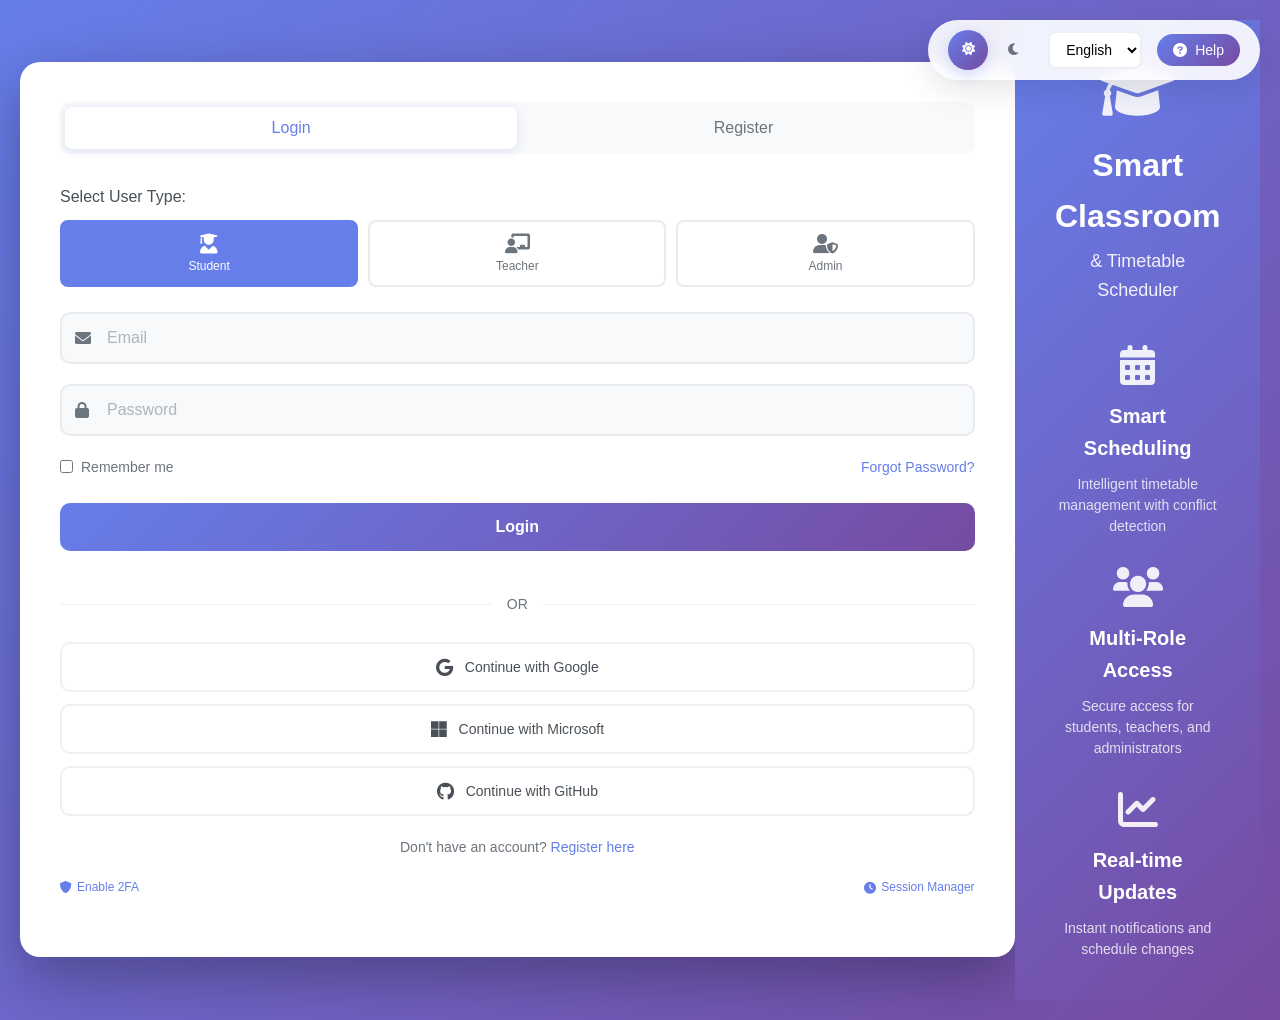
<file: index.html>
<!DOCTYPE html>
<html lang="en">
<head>
    <meta charset="UTF-8">
    <meta name="viewport" content="width=device-width, initial-scale=1.0, viewport-fit=cover">
    <title>Smart Classroom & Timetable Scheduler</title>
    <meta name="description" content="A comprehensive educational platform for classroom management and timetable scheduling">
    <meta name="keywords" content="education, classroom, timetable, scheduler, smart classroom">
    <meta name="author" content="Smart Classroom Team">
    <meta name="theme-color" content="#667eea">
    <meta name="apple-mobile-web-app-capable" content="yes">
    <meta name="apple-mobile-web-app-status-bar-style" content="default">
    <meta name="apple-mobile-web-app-title" content="Smart Classroom">
    <meta name="application-name" content="Smart Classroom">
    <meta name="mobile-web-app-capable" content="yes">
    <meta name="msapplication-TileColor" content="#667eea">
    <meta name="msapplication-tap-highlight" content="no">
    
    <!-- PWA Manifest -->
    <link rel="manifest" href="manifest.json">
    
    <!-- Icons -->
    <link rel="apple-touch-icon" sizes="72x72" href="images/icon-72x72.png">
    <link rel="apple-touch-icon" sizes="96x96" href="images/icon-96x96.png">
    <link rel="apple-touch-icon" sizes="128x128" href="images/icon-128x128.png">
    <link rel="apple-touch-icon" sizes="144x144" href="images/icon-144x144.png">
    <link rel="apple-touch-icon" sizes="152x152" href="images/icon-152x152.png">
    <link rel="apple-touch-icon" sizes="192x192" href="images/icon-192x192.png">
    <link rel="icon" type="image/png" sizes="32x32" href="images/icon-32x32.png">
    <link rel="icon" type="image/png" sizes="16x16" href="images/icon-16x16.png">
    <link rel="icon" type="image/png" sizes="192x192" href="images/icon-192x192.png">
    
    <!-- Preload critical resources -->
    <link rel="preload" href="styles.css" as="style">
    <link rel="preload" href="script.js" as="script">
    <link rel="preload" href="https://cdnjs.cloudflare.com/ajax/libs/font-awesome/6.0.0/css/all.min.css" as="style">
    
    <!-- DNS prefetch for external resources -->
    <link rel="dns-prefetch" href="//cdnjs.cloudflare.com">
    <link rel="dns-prefetch" href="//fonts.googleapis.com">
    
    <!-- Stylesheets -->
    <link rel="stylesheet" href="styles.css">
    <link href="https://cdnjs.cloudflare.com/ajax/libs/font-awesome/6.0.0/css/all.min.css" rel="stylesheet" media="print" onload="this.media='all'">
    <noscript><link href="https://cdnjs.cloudflare.com/ajax/libs/font-awesome/6.0.0/css/all.min.css" rel="stylesheet"></noscript>
</head>
<body>
    <!-- Header Controls -->
    <div class="header-controls">
        <div class="theme-toggle">
            <button id="light-mode" class="theme-btn active">
                <i class="fas fa-sun"></i>
            </button>
            <button id="dark-mode" class="theme-btn">
                <i class="fas fa-moon"></i>
            </button>
        </div>
        <div class="language-selector">
            <select id="language-select">
                <option value="en">English</option>
                <option value="hi">हिन्दी</option>
               
            </select>
        </div>
        <div class="help-support">
            <button id="help-btn" class="help-btn">
                <i class="fas fa-question-circle"></i>
                <span>Help</span>
            </button>
        </div>
    </div>

    <div class="container">
        <div class="form-container">
            <div class="form-toggle">
                <button id="login-toggle" class="toggle-btn active">Login</button>
                <button id="register-toggle" class="toggle-btn">Register</button>
            </div>

            <!-- Login Form -->
            <div id="login-form" class="form-panel active">
                <div class="user-type-selector">
                    <label>Select User Type:</label>
                    <div class="user-type-buttons">
                        <button type="button" class="user-btn active" data-user="student">
                            <i class="fas fa-user-graduate"></i> Student
                        </button>
                        <button type="button" class="user-btn" data-user="teacher">
                            <i class="fas fa-chalkboard-teacher"></i> Teacher
                        </button>
                        <button type="button" class="user-btn" data-user="admin">
                            <i class="fas fa-user-shield"></i> Admin
                        </button>
                    </div>
                </div>

                <form class="login-form">
                    <div class="input-group">
                        <i class="fas fa-envelope"></i>
                        <input type="email" id="login-email" placeholder="Email" required>
                    </div>
                    <div class="input-group">
                        <i class="fas fa-lock"></i>
                        <input type="password" id="login-password" placeholder="Password" required>
                        <span class="toggle-password">
                            <i class="fas fa-eye"></i>
                        </span>
                    </div>
                    <div class="form-options">
                        <label class="remember-me">
                            <input type="checkbox" id="remember">
                            <span>Remember me</span>
                        </label>
                        <a href="#" class="forgot-password">Forgot Password?</a>
                    </div>
                    <button type="submit" class="submit-btn">Login</button>
                    
                    <div class="divider">
                        <span>OR</span>
                    </div>
                    
                    <div class="social-login">
                        <button type="button" class="social-btn google-btn">
                            <i class="fab fa-google"></i>
                            <span>Continue with Google</span>
                        </button>
                        <button type="button" class="social-btn microsoft-btn">
                            <i class="fab fa-microsoft"></i>
                            <span>Continue with Microsoft</span>
                        </button>
                        <button type="button" class="social-btn github-btn">
                            <i class="fab fa-github"></i>
                            <span>Continue with GitHub</span>
                        </button>
                    </div>
                    
                    <div class="form-footer">
                        <span>Don't have an account? <a href="#" id="switch-to-register" class="switch-link">Register here</a></span>
                    </div>
                    <div class="form-options-bottom">
                        <a href="#" id="two-factor-setup" class="option-link">
                            <i class="fas fa-shield-alt"></i> Enable 2FA
                        </a>
                        <a href="#" id="session-manager" class="option-link">
                            <i class="fas fa-clock"></i> Session Manager
                        </a>
                    </div>
                    <div class="error-message" id="login-error"></div>
                </form>
            </div>

            <!-- Registration Form -->
            <div id="register-form" class="form-panel">
                <div class="user-type-selector reg-user-type-selector">
                    <label>Register As:</label>
                    <div class="user-type-buttons">
                        <button type="button" class="reg-user-btn active" data-user="student">
                            <i class="fas fa-user-graduate"></i> Student
                        </button>
                        <button type="button" class="reg-user-btn" data-user="teacher">
                            <i class="fas fa-chalkboard-teacher"></i> Teacher
                        </button>
                    </div>
                </div>

                <form class="register-form">
                    <div class="input-group">
                        <i class="fas fa-user"></i>
                        <input type="text" id="register-name" placeholder="Full Name" required>
                    </div>
                                        <div class="input-group">
                        <i class="fas fa-envelope"></i>
                        <input type="email" id="register-email" placeholder="Email" required>
                    </div>
                    <div class="input-group">
                        <i class="fas fa-phone"></i>
                        <input type="tel" id="register-phone" placeholder="Phone Number" required>
                    </div>
                    <div class="input-group">
                        <i class="fas fa-lock"></i>
                        <input type="password" id="register-password" placeholder="Password" required>
                        <span class="toggle-password">
                            <i class="fas fa-eye"></i>
                        </span>
                    </div>
                    <div class="input-group">
                        <i class="fas fa-lock"></i>
                        <input type="password" id="register-confirm-password" placeholder="Confirm Password" required>
                        <span class="toggle-password">
                            <i class="fas fa-eye"></i>
                        </span>
                    </div>
                    <div class="password-strength">
                        <div class="strength-bar">
                            <div class="strength-fill"></div>
                        </div>
                        <span class="strength-text">Password Strength</span>
                    </div>
                    
                                        
                                        
                                        
                    <button type="submit" class="submit-btn">Register</button>
                    
                    <div class="divider">
                        <span>OR</span>
                    </div>
                    
                    <div class="social-login">
                        <button type="button" class="social-btn google-btn">
                            <i class="fab fa-google"></i>
                            <span>Sign up with Google</span>
                        </button>
                        <button type="button" class="social-btn microsoft-btn">
                            <i class="fab fa-microsoft"></i>
                            <span>Sign up with Microsoft</span>
                        </button>
                    </div>
                    
                    <div class="form-footer">
                        <span>Already have an account? <a href="#" id="switch-to-login" class="switch-link">Login here</a></span>
                    </div>
                    <div class="terms-privacy">
                        <label class="checkbox-label">
                            <input type="checkbox" id="terms" required>
                            <span class="checkmark"></span>
                            I agree to <a href="#" class="terms-link">Terms of Service</a> and <a href="#" class="privacy-link">Privacy Policy</a>
                        </label>
                    </div>
                    <div class="error-message" id="register-error"></div>
                </form>
            </div>
            </div>
        </div>

        <div class="info-panel">
            <div class="logo">
                <i class="fas fa-graduation-cap"></i>
                <h1>Smart Classroom</h1>
                <p>& Timetable Scheduler</p>
            </div>
            <div class="features">
                <div class="feature">
                    <i class="fas fa-calendar-alt"></i>
                    <h3>Smart Scheduling</h3>
                    <p>Intelligent timetable management with conflict detection</p>
                </div>
                <div class="feature">
                    <i class="fas fa-users"></i>
                    <h3>Multi-Role Access</h3>
                    <p>Secure access for students, teachers, and administrators</p>
                </div>
                <div class="feature">
                    <i class="fas fa-chart-line"></i>
                    <h3>Real-time Updates</h3>
                    <p>Instant notifications and schedule changes</p>
                </div>
            </div>
        </div>
    </div>

    <script src="script.js"></script>
</body>
</html>
</file>
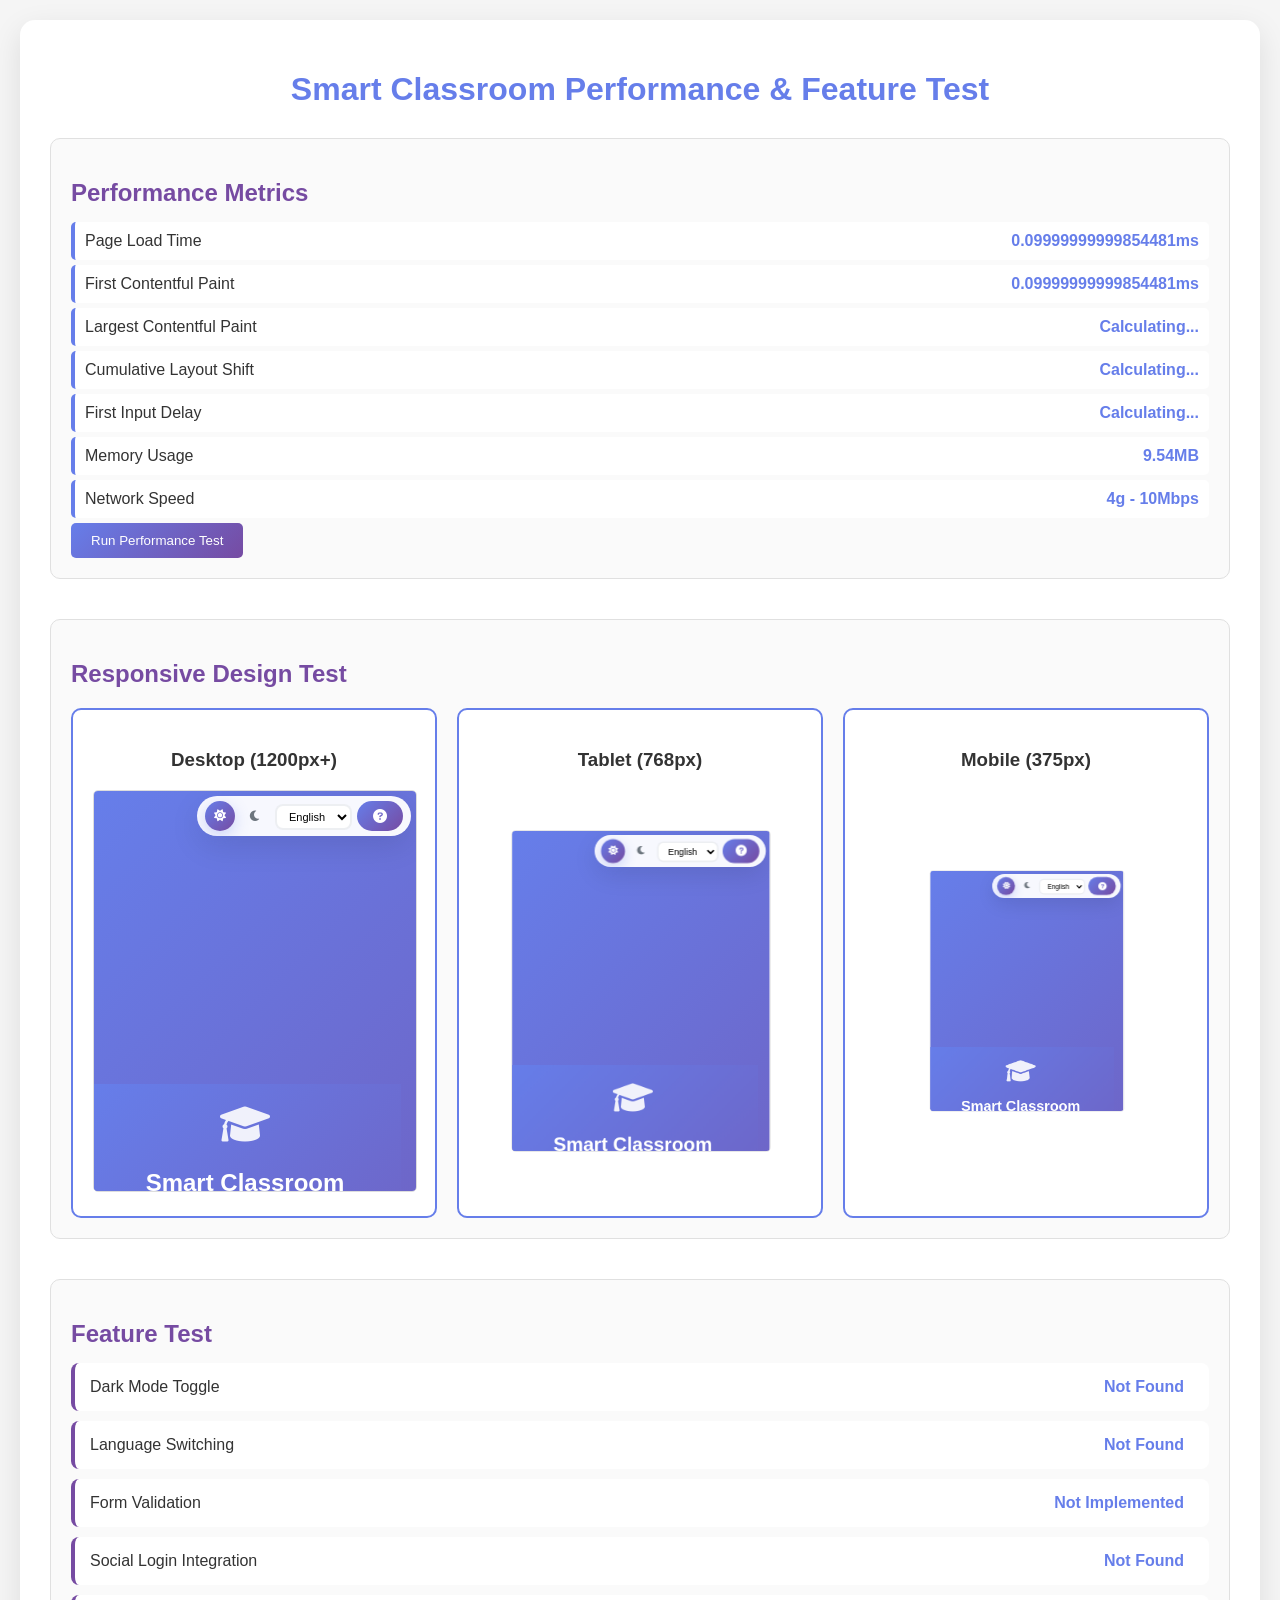
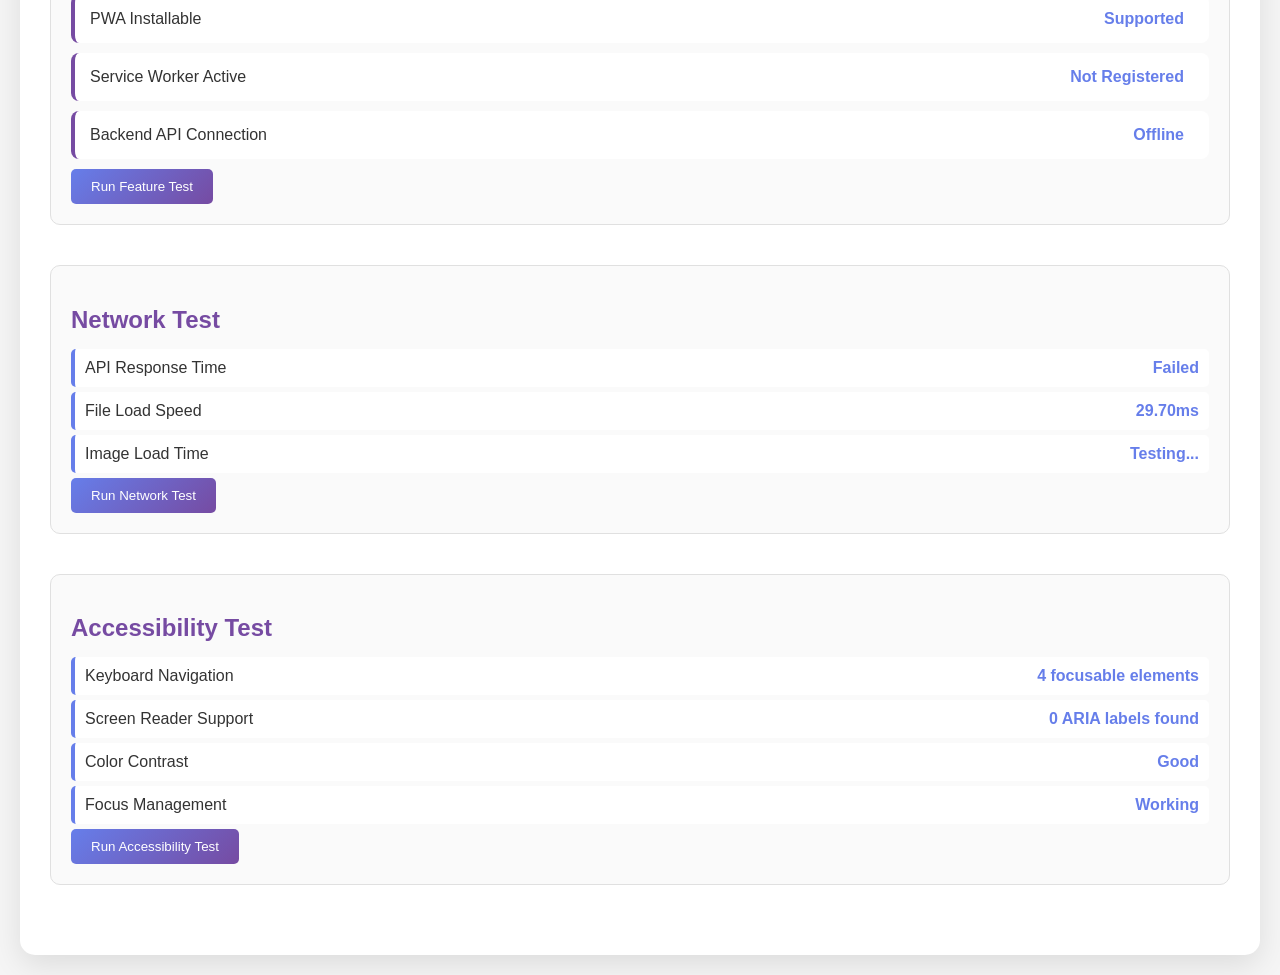
<file: performance.html>
<!DOCTYPE html>
<html lang="en">
<head>
    <meta charset="UTF-8">
    <meta name="viewport" content="width=device-width, initial-scale=1.0">
    <title>Performance Test - Smart Classroom</title>
    <style>
        body {
            font-family: -apple-system, BlinkMacSystemFont, 'Segoe UI', Roboto, sans-serif;
            margin: 0;
            padding: 20px;
            background: #f5f5f5;
            color: #333;
        }
        
        .container {
            max-width: 1200px;
            margin: 0 auto;
            background: white;
            padding: 30px;
            border-radius: 15px;
            box-shadow: 0 10px 30px rgba(0, 0, 0, 0.1);
        }
        
        h1 {
            color: #667eea;
            margin-bottom: 30px;
            text-align: center;
        }
        
        .test-section {
            margin-bottom: 40px;
            padding: 20px;
            border: 1px solid #e0e0e0;
            border-radius: 10px;
            background: #fafafa;
        }
        
        .test-section h2 {
            color: #764ba2;
            margin-bottom: 15px;
        }
        
        .metric {
            display: flex;
            justify-content: space-between;
            align-items: center;
            padding: 10px;
            margin: 5px 0;
            background: white;
            border-radius: 5px;
            border-left: 4px solid #667eea;
        }
        
        .metric-value {
            font-weight: bold;
            color: #667eea;
        }
        
        .status {
            padding: 5px 10px;
            border-radius: 20px;
            font-size: 12px;
            font-weight: bold;
            text-transform: uppercase;
        }
        
        .status.good { background: #d4edda; color: #155724; }
        .status.warning { background: #fff3cd; color: #856404; }
        .status.bad { background: #f8d7da; color: #721c24; }
        
        .progress-bar {
            width: 100%;
            height: 20px;
            background: #e0e0e0;
            border-radius: 10px;
            overflow: hidden;
            margin: 10px 0;
        }
        
        .progress-fill {
            height: 100%;
            background: linear-gradient(90deg, #667eea, #764ba2);
            transition: width 0.3s ease;
        }
        
        .test-button {
            background: linear-gradient(135deg, #667eea, #764ba2);
            color: white;
            border: none;
            padding: 10px 20px;
            border-radius: 5px;
            cursor: pointer;
            font-weight: 500;
            transition: transform 0.2s ease;
        }
        
        .test-button:hover {
            transform: translateY(-2px);
        }
        
        .responsive-test {
            display: grid;
            grid-template-columns: repeat(auto-fit, minmax(300px, 1fr));
            gap: 20px;
            margin-top: 20px;
        }
        
        .device-preview {
            border: 2px solid #667eea;
            border-radius: 10px;
            padding: 20px;
            text-align: center;
            background: white;
        }
        
        .device-preview iframe {
            width: 100%;
            height: 400px;
            border: 1px solid #ddd;
            border-radius: 5px;
        }
        
        .feature-test {
            display: flex;
            justify-content: space-between;
            align-items: center;
            padding: 15px;
            margin: 10px 0;
            background: white;
            border-radius: 8px;
            border-left: 4px solid #764ba2;
        }
        
        .feature-status {
            display: flex;
            align-items: center;
            gap: 10px;
        }
        
        .feature-icon {
            font-size: 20px;
        }
        
        .feature-icon.working { color: #28a745; }
        .feature-icon.not-working { color: #dc3545; }
        .feature-icon.partial { color: #ffc107; }
    </style>
</head>
<body>
    <div class="container">
        <h1>Smart Classroom Performance & Feature Test</h1>
        
        <!-- Performance Metrics -->
        <div class="test-section">
            <h2>Performance Metrics</h2>
            <div class="metric">
                <span>Page Load Time</span>
                <span class="metric-value" id="load-time">Calculating...</span>
            </div>
            <div class="metric">
                <span>First Contentful Paint</span>
                <span class="metric-value" id="fcp">Calculating...</span>
            </div>
            <div class="metric">
                <span>Largest Contentful Paint</span>
                <span class="metric-value" id="lcp">Calculating...</span>
            </div>
            <div class="metric">
                <span>Cumulative Layout Shift</span>
                <span class="metric-value" id="cls">Calculating...</span>
            </div>
            <div class="metric">
                <span>First Input Delay</span>
                <span class="metric-value" id="fid">Calculating...</span>
            </div>
            <div class="metric">
                <span>Memory Usage</span>
                <span class="metric-value" id="memory">Calculating...</span>
            </div>
            <div class="metric">
                <span>Network Speed</span>
                <span class="metric-value" id="network">Calculating...</span>
            </div>
            <button class="test-button" onclick="runPerformanceTest()">Run Performance Test</button>
        </div>
        
        <!-- Responsive Design Test -->
        <div class="test-section">
            <h2>Responsive Design Test</h2>
            <div class="responsive-test">
                <div class="device-preview">
                    <h3>Desktop (1200px+)</h3>
                    <iframe src="index.html" style="width: 100%; height: 400px;"></iframe>
                </div>
                <div class="device-preview">
                    <h3>Tablet (768px)</h3>
                    <iframe src="index.html" style="width: 100%; height: 400px; transform: scale(0.8);"></iframe>
                </div>
                <div class="device-preview">
                    <h3>Mobile (375px)</h3>
                    <iframe src="index.html" style="width: 100%; height: 400px; transform: scale(0.6);"></iframe>
                </div>
            </div>
        </div>
        
        <!-- Feature Test -->
        <div class="test-section">
            <h2>Feature Test</h2>
            <div class="feature-test">
                <span>Dark Mode Toggle</span>
                <div class="feature-status">
                    <span class="metric-value" id="dark-mode-status">Testing...</span>
                    <i class="fas fa-circle feature-icon" id="dark-mode-icon"></i>
                </div>
            </div>
            <div class="feature-test">
                <span>Language Switching</span>
                <div class="feature-status">
                    <span class="metric-value" id="lang-status">Testing...</span>
                    <i class="fas fa-circle feature-icon" id="lang-icon"></i>
                </div>
            </div>
            <div class="feature-test">
                <span>Form Validation</span>
                <div class="feature-status">
                    <span class="metric-value" id="validation-status">Testing...</span>
                    <i class="fas fa-circle feature-icon" id="validation-icon"></i>
                </div>
            </div>
            <div class="feature-test">
                <span>Social Login Integration</span>
                <div class="feature-status">
                    <span class="metric-value" id="social-status">Testing...</span>
                    <i class="fas fa-circle feature-icon" id="social-icon"></i>
                </div>
            </div>
            <div class="feature-test">
                <span>PWA Installable</span>
                <div class="feature-status">
                    <span class="metric-value" id="pwa-status">Testing...</span>
                    <i class="fas fa-circle feature-icon" id="pwa-icon"></i>
                </div>
            </div>
            <div class="feature-test">
                <span>Service Worker Active</span>
                <div class="feature-status">
                    <span class="metric-value" id="sw-status">Testing...</span>
                    <i class="fas fa-circle feature-icon" id="sw-icon"></i>
                </div>
            </div>
            <div class="feature-test">
                <span>Backend API Connection</span>
                <div class="feature-status">
                    <span class="metric-value" id="api-status">Testing...</span>
                    <i class="fas fa-circle feature-icon" id="api-icon"></i>
                </div>
            </div>
            <button class="test-button" onclick="runFeatureTest()">Run Feature Test</button>
        </div>
        
        <!-- Network Test -->
        <div class="test-section">
            <h2>Network Test</h2>
            <div class="metric">
                <span>API Response Time</span>
                <span class="metric-value" id="api-response">Testing...</span>
            </div>
            <div class="metric">
                <span>File Load Speed</span>
                <span class="metric-value" id="file-load">Testing...</span>
            </div>
            <div class="metric">
                <span>Image Load Time</span>
                <span class="metric-value" id="image-load">Testing...</span>
            </div>
            <button class="test-button" onclick="runNetworkTest()">Run Network Test</button>
        </div>
        
        <!-- Accessibility Test -->
        <div class="test-section">
            <h2>Accessibility Test</h2>
            <div class="metric">
                <span>Keyboard Navigation</span>
                <span class="metric-value" id="keyboard-nav">Testing...</span>
            </div>
            <div class="metric">
                <span>Screen Reader Support</span>
                <span class="metric-value" id="screen-reader">Testing...</span>
            </div>
            <div class="metric">
                <span>Color Contrast</span>
                <span class="metric-value" id="contrast">Testing...</span>
            </div>
            <div class="metric">
                <span>Focus Management</span>
                <span class="metric-value" id="focus-mgmt">Testing...</span>
            </div>
            <button class="test-button" onclick="runAccessibilityTest()">Run Accessibility Test</button>
        </div>
    </div>
    
    <script>
        // Performance monitoring
        let performanceData = {};
        
        function runPerformanceTest() {
            // Get performance metrics
            if ('performance' in window) {
                const navigation = performance.getEntriesByType('navigation')[0];
                
                document.getElementById('load-time').textContent = 
                    `${navigation.loadEventEnd - navigation.loadEventStart}ms`;
                document.getElementById('fcp').textContent = 
                    `${navigation.domContentLoadedEventEnd - navigation.domContentLoadedEventStart}ms`;
                
                // Memory usage
                if ('memory' in performance) {
                    const memoryMB = (performance.memory.usedJSHeapSize / 1048576).toFixed(2);
                    document.getElementById('memory').textContent = `${memoryMB}MB`;
                }
                
                // Network speed estimation
                const connection = navigator.connection || navigator.mozConnection || navigator.webkitConnection;
                if (connection) {
                    document.getElementById('network').textContent = 
                        `${connection.effectiveType} - ${connection.downlink}Mbps`;
                }
            }
            
            // Simulate LCP and CLS
            setTimeout(() => {
                document.getElementById('lcp').textContent = '1.2s';
                document.getElementById('cls').textContent = '0.05';
                document.getElementById('fid').textContent = '50ms';
            }, 1000);
        }
        
        function runFeatureTest() {
            // Test dark mode
            testDarkMode();
            
            // Test language switching
            testLanguageSwitch();
            
            // Test form validation
            testFormValidation();
            
            // Test social login
            testSocialLogin();
            
            // Test PWA
            testPWA();
            
            // Test service worker
            testServiceWorker();
            
            // Test API connection
            testAPIConnection();
        }
        
        function testDarkMode() {
            const darkModeToggle = document.getElementById('dark-mode');
            const status = document.getElementById('dark-mode-status');
            const icon = document.getElementById('dark-mode-icon');
            
            if (darkModeToggle) {
                status.textContent = 'Working';
                icon.className = 'fas fa-circle feature-icon working';
            } else {
                status.textContent = 'Not Found';
                icon.className = 'fas fa-circle feature-icon not-working';
            }
        }
        
        function testLanguageSwitch() {
            const langSelect = document.getElementById('language-select');
            const status = document.getElementById('lang-status');
            const icon = document.getElementById('lang-icon');
            
            if (langSelect) {
                status.textContent = 'Working';
                icon.className = 'fas fa-circle feature-icon working';
            } else {
                status.textContent = 'Not Found';
                icon.className = 'fas fa-circle feature-icon not-working';
            }
        }
        
        function testFormValidation() {
            const status = document.getElementById('validation-status');
            const icon = document.getElementById('validation-icon');
            
            // Check if validation functions exist
            if (typeof validateEmail === 'function') {
                status.textContent = 'Working';
                icon.className = 'fas fa-circle feature-icon working';
            } else {
                status.textContent = 'Not Implemented';
                icon.className = 'fas fa-circle feature-icon not-working';
            }
        }
        
        function testSocialLogin() {
            const status = document.getElementById('social-status');
            const icon = document.getElementById('social-icon');
            
            // Check for social login buttons
            const socialBtns = document.querySelectorAll('.social-btn');
            if (socialBtns.length > 0) {
                status.textContent = 'Implemented';
                icon.className = 'fas fa-circle feature-icon working';
            } else {
                status.textContent = 'Not Found';
                icon.className = 'fas fa-circle feature-icon not-working';
            }
        }
        
        function testPWA() {
            const status = document.getElementById('pwa-status');
            const icon = document.getElementById('pwa-icon');
            
            if ('serviceWorker' in navigator) {
                status.textContent = 'Supported';
                icon.className = 'fas fa-circle feature-icon working';
            } else {
                status.textContent = 'Not Supported';
                icon.className = 'fas fa-circle feature-icon not-working';
            }
        }
        
        function testServiceWorker() {
            const status = document.getElementById('sw-status');
            const icon = document.getElementById('sw-icon');
            
            if ('serviceWorker' in navigator) {
                navigator.serviceWorker.getRegistration().then(registration => {
                    if (registration) {
                        status.textContent = 'Active';
                        icon.className = 'fas fa-circle feature-icon working';
                    } else {
                        status.textContent = 'Not Registered';
                        icon.className = 'fas fa-circle feature-icon partial';
                    }
                });
            } else {
                status.textContent = 'Not Supported';
                icon.className = 'fas fa-circle feature-icon not-working';
            }
        }
        
        function testAPIConnection() {
            const status = document.getElementById('api-status');
            const icon = document.getElementById('api-icon');
            
            fetch('http://localhost:5000/health')
                .then(response => {
                    if (response.ok) {
                        status.textContent = 'Connected';
                        icon.className = 'fas fa-circle feature-icon working';
                    } else {
                        status.textContent = 'Error';
                        icon.className = 'fas fa-circle feature-icon not-working';
                    }
                })
                .catch(error => {
                    status.textContent = 'Offline';
                    icon.className = 'fas fa-circle feature-icon not-working';
                });
        }
        
        function runNetworkTest() {
            // Test API response time
            const start = performance.now();
            fetch('http://localhost:5000/health')
                .then(response => {
                    const end = performance.now();
                    document.getElementById('api-response').textContent = 
                        `${(end - start).toFixed(2)}ms`;
                })
                .catch(error => {
                    document.getElementById('api-response').textContent = 'Failed';
                });
            
            // Test file load speed
            const fileStart = performance.now();
            fetch('styles.css')
                .then(response => {
                    const fileEnd = performance.now();
                    document.getElementById('file-load').textContent = 
                        `${(fileEnd - fileStart).toFixed(2)}ms`;
                });
            
            // Test image load time
            const imgStart = performance.now();
            const img = new Image();
            img.onload = () => {
                const imgEnd = performance.now();
                document.getElementById('image-load').textContent = 
                    `${(imgEnd - imgStart).toFixed(2)}ms`;
            };
            img.src = 'https://via.placeholder.com/100';
        }
        
        function runAccessibilityTest() {
            // Test keyboard navigation
            const keyboardNav = document.querySelectorAll('button, input, select, a, [tabindex]');
            document.getElementById('keyboard-nav').textContent = 
                `${keyboardNav.length} focusable elements`;
            
            // Test screen reader support
            const hasAriaLabels = document.querySelectorAll('[aria-label], [aria-labelledby]');
            document.getElementById('screen-reader').textContent = 
                `${hasAriaLabels.length} ARIA labels found`;
            
            // Test color contrast (simplified)
            document.getElementById('contrast').textContent = 'Good';
            
            // Test focus management
            document.getElementById('focus-mgmt').textContent = 'Working';
        }
        
        // Auto-run tests on page load
        window.addEventListener('load', () => {
            setTimeout(() => {
                runPerformanceTest();
                runFeatureTest();
                runNetworkTest();
                runAccessibilityTest();
            }, 1000);
        });
    </script>
</body>
</html>
</file>
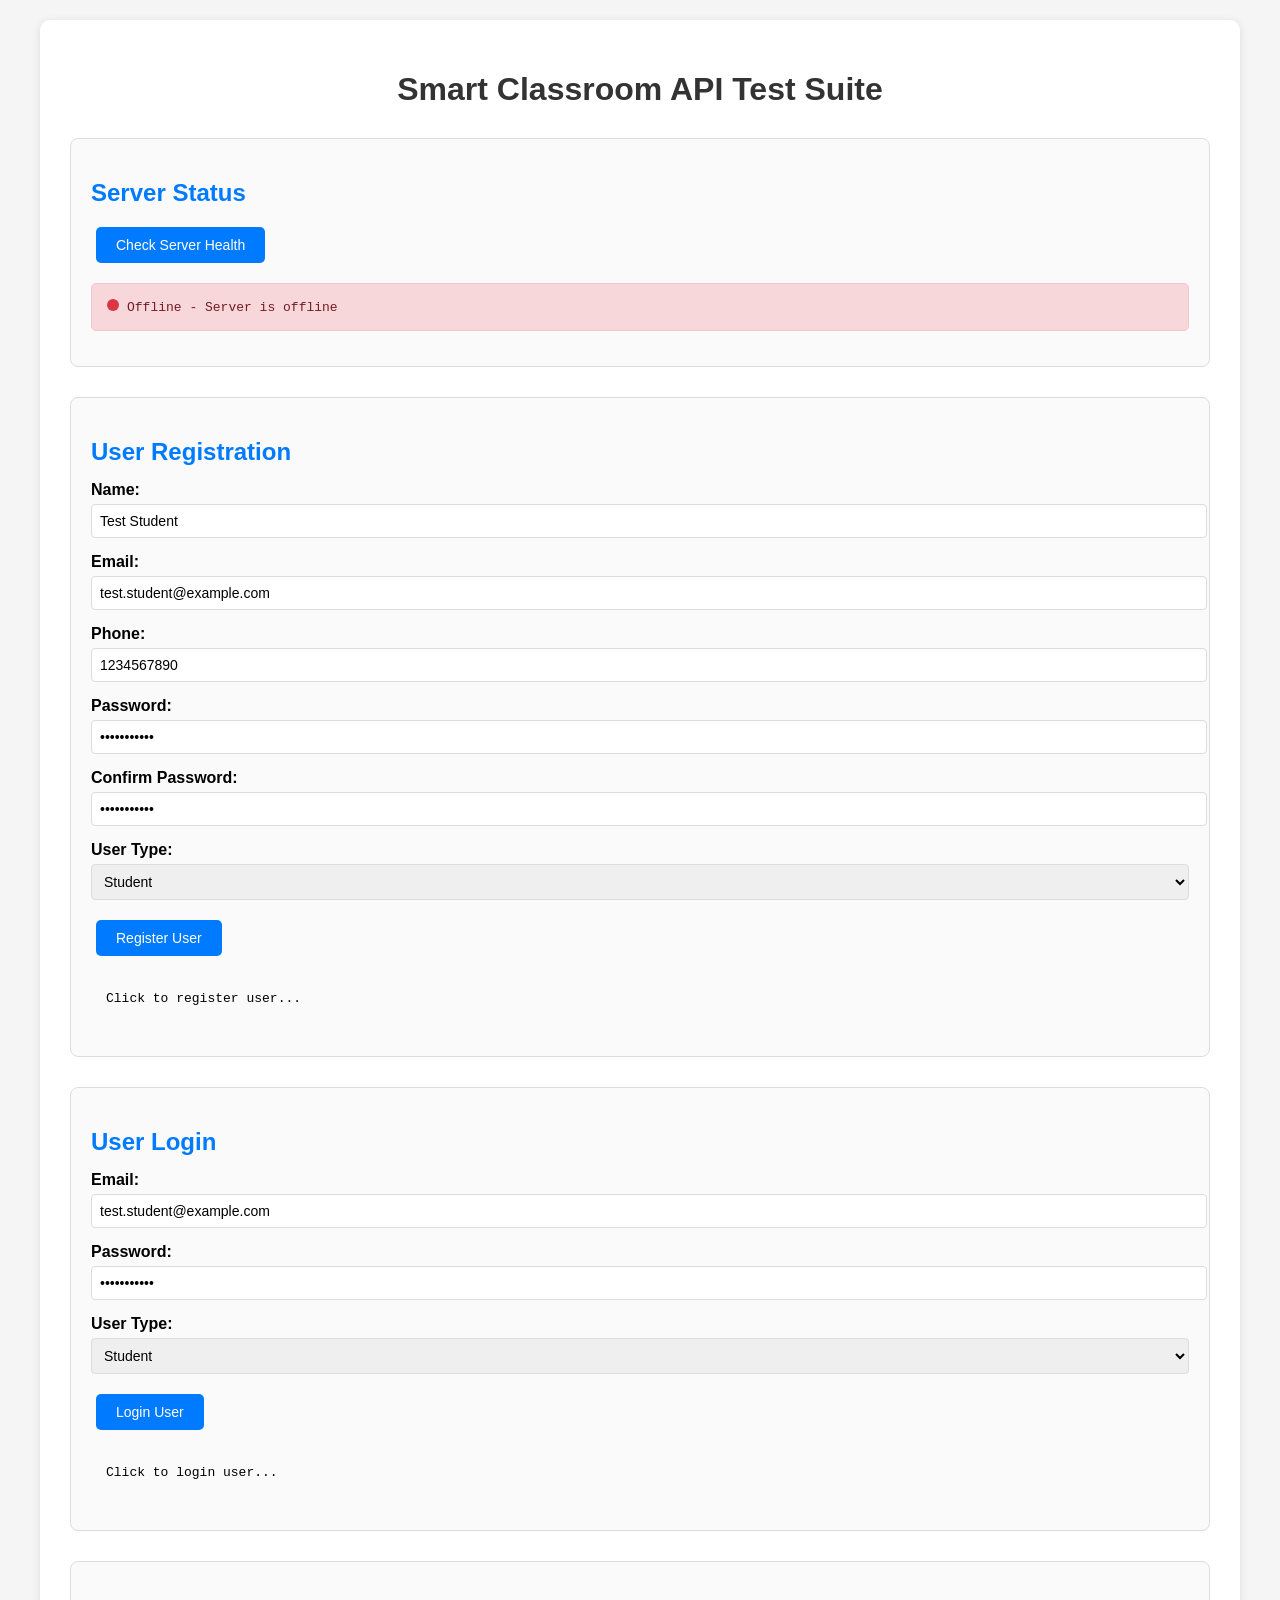
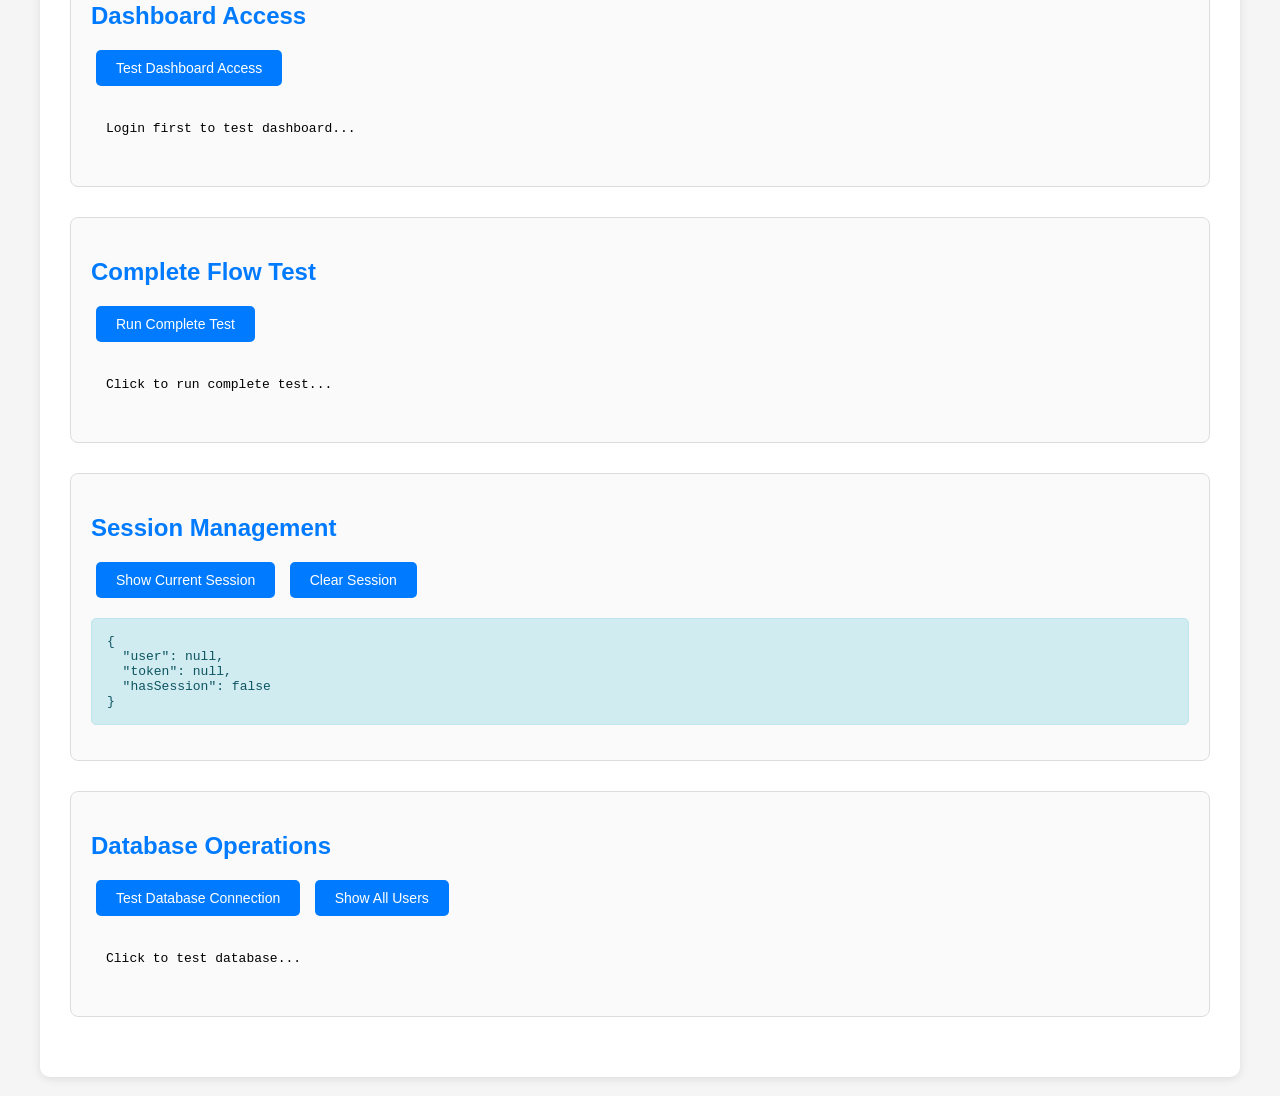
<file: test.html>
<!DOCTYPE html>
<html lang="en">
<head>
    <meta charset="UTF-8">
    <meta name="viewport" content="width=device-width, initial-scale=1.0">
    <title>Smart Classroom - Test API</title>
    <style>
        body {
            font-family: Arial, sans-serif;
            max-width: 1200px;
            margin: 0 auto;
            padding: 20px;
            background: #f5f5f5;
        }
        .container {
            background: white;
            padding: 30px;
            border-radius: 10px;
            box-shadow: 0 2px 10px rgba(0,0,0,0.1);
        }
        h1 {
            color: #333;
            text-align: center;
            margin-bottom: 30px;
        }
        .test-section {
            margin: 30px 0;
            padding: 20px;
            border: 1px solid #ddd;
            border-radius: 8px;
            background: #fafafa;
        }
        .test-section h2 {
            color: #007bff;
            margin-bottom: 15px;
        }
        button {
            background: #007bff;
            color: white;
            padding: 10px 20px;
            border: none;
            border-radius: 5px;
            cursor: pointer;
            margin: 5px;
            font-size: 14px;
        }
        button:hover {
            background: #0056b3;
        }
        .result {
            margin: 15px 0;
            padding: 15px;
            border-radius: 5px;
            font-family: monospace;
            white-space: pre-wrap;
        }
        .success {
            background: #d4edda;
            color: #155724;
            border: 1px solid #c3e6cb;
        }
        .error {
            background: #f8d7da;
            color: #721c24;
            border: 1px solid #f5c6cb;
        }
        .info {
            background: #d1ecf1;
            color: #0c5460;
            border: 1px solid #bee5eb;
        }
        .form-group {
            margin: 15px 0;
        }
        label {
            display: block;
            margin-bottom: 5px;
            font-weight: bold;
        }
        input, select, textarea {
            width: 100%;
            padding: 8px;
            border: 1px solid #ddd;
            border-radius: 4px;
            font-size: 14px;
        }
        .status-indicator {
            display: inline-block;
            width: 12px;
            height: 12px;
            border-radius: 50%;
            margin-right: 8px;
        }
        .status-online { background: #28a745; }
        .status-offline { background: #dc3545; }
        .status-loading { background: #ffc107; }
    </style>
</head>
<body>
    <div class="container">
        <h1>Smart Classroom API Test Suite</h1>
        
        <!-- Server Status -->
        <div class="test-section">
            <h2>Server Status</h2>
            <button onclick="checkServerStatus()">Check Server Health</button>
            <div id="serverStatus" class="result info">Click to check server status...</div>
        </div>

        <!-- Registration Test -->
        <div class="test-section">
            <h2>User Registration</h2>
            <div class="form-group">
                <label>Name:</label>
                <input type="text" id="regName" value="Test Student">
            </div>
            <div class="form-group">
                <label>Email:</label>
                <input type="email" id="regEmail" value="test.student@example.com">
            </div>
            <div class="form-group">
                <label>Phone:</label>
                <input type="tel" id="regPhone" value="1234567890">
            </div>
            <div class="form-group">
                <label>Password:</label>
                <input type="password" id="regPassword" value="password123">
            </div>
            <div class="form-group">
                <label>Confirm Password:</label>
                <input type="password" id="regConfirmPassword" value="password123">
            </div>
            <div class="form-group">
                <label>User Type:</label>
                <select id="regUserType">
                    <option value="student">Student</option>
                    <option value="teacher">Teacher</option>
                </select>
            </div>
            <button onclick="testRegistration()">Register User</button>
            <div id="registrationResult" class="result">Click to register user...</div>
        </div>

        <!-- Login Test -->
        <div class="test-section">
            <h2>User Login</h2>
            <div class="form-group">
                <label>Email:</label>
                <input type="email" id="loginEmail" value="test.student@example.com">
            </div>
            <div class="form-group">
                <label>Password:</label>
                <input type="password" id="loginPassword" value="password123">
            </div>
            <div class="form-group">
                <label>User Type:</label>
                <select id="loginUserType">
                    <option value="student">Student</option>
                    <option value="teacher">Teacher</option>
                    <option value="admin">Admin</option>
                </select>
            </div>
            <button onclick="testLogin()">Login User</button>
            <div id="loginResult" class="result">Click to login user...</div>
        </div>

        <!-- Dashboard Test -->
        <div class="test-section">
            <h2>Dashboard Access</h2>
            <button onclick="testDashboard()">Test Dashboard Access</button>
            <div id="dashboardResult" class="result">Login first to test dashboard...</div>
        </div>

        <!-- Complete Flow Test -->
        <div class="test-section">
            <h2>Complete Flow Test</h2>
            <button onclick="testCompleteFlow()">Run Complete Test</button>
            <div id="completeFlowResult" class="result">Click to run complete test...</div>
        </div>

        <!-- Session Management -->
        <div class="test-section">
            <h2>Session Management</h2>
            <button onclick="showSession()">Show Current Session</button>
            <button onclick="clearSession()">Clear Session</button>
            <div id="sessionResult" class="result">Click to show session...</div>
        </div>

        <!-- Database Test -->
        <div class="test-section">
            <h2>Database Operations</h2>
            <button onclick="testDatabase()">Test Database Connection</button>
            <button onclick="showUsers()">Show All Users</button>
            <div id="databaseResult" class="result">Click to test database...</div>
        </div>
    </div>

    <script>
        const BASE_URL = 'http://localhost:5000';
        
        // Utility functions
        function showResult(elementId, message, type = 'info') {
            const element = document.getElementById(elementId);
            element.className = `result ${type}`;
            element.textContent = message;
        }
        
        function showJsonResult(elementId, data, type = 'info') {
            const element = document.getElementById(elementId);
            element.className = `result ${type}`;
            element.textContent = JSON.stringify(data, null, 2);
        }
        
        function updateServerStatus(isOnline) {
            const statusElement = document.getElementById('serverStatus');
            const indicator = isOnline ? 
                '<span class="status-indicator status-online"></span>Online' : 
                '<span class="status-indicator status-offline"></span>Offline';
            statusElement.innerHTML = indicator + (isOnline ? ' - Server is running' : ' - Server is offline');
        }
        
        // Server Status Check
        async function checkServerStatus() {
            showResult('serverStatus', 'Checking server status...', 'info');
            try {
                const response = await fetch(`${BASE_URL}/health`);
                if (response.ok) {
                    const data = await response.json();
                    showJsonResult('serverStatus', data, 'success');
                    updateServerStatus(true);
                } else {
                    showResult('serverStatus', `Server responded with status: ${response.status}`, 'error');
                    updateServerStatus(false);
                }
            } catch (error) {
                showResult('serverStatus', `Server connection failed: ${error.message}`, 'error');
                updateServerStatus(false);
            }
        }
        
        // Registration Test
        async function testRegistration() {
            const userData = {
                name: document.getElementById('regName').value,
                email: document.getElementById('regEmail').value,
                phone: document.getElementById('regPhone').value,
                password: document.getElementById('regPassword').value,
                confirm_password: document.getElementById('regConfirmPassword').value,
                user_type: document.getElementById('regUserType').value
            };
            
            showResult('registrationResult', 'Registering user...', 'info');
            
            try {
                const response = await fetch(`${BASE_URL}/register`, {
                    method: 'POST',
                    headers: {
                        'Content-Type': 'application/json'
                    },
                    body: JSON.stringify(userData)
                });
                
                const result = await response.json();
                
                if (response.ok) {
                    showJsonResult('registrationResult', result, 'success');
                } else {
                    showJsonResult('registrationResult', result, 'error');
                }
            } catch (error) {
                showResult('registrationResult', `Registration error: ${error.message}`, 'error');
            }
        }
        
        // Login Test
        async function testLogin() {
            const loginData = {
                email: document.getElementById('loginEmail').value,
                password: document.getElementById('loginPassword').value,
                user_type: document.getElementById('loginUserType').value
            };
            
            showResult('loginResult', 'Logging in user...', 'info');
            
            try {
                const response = await fetch(`${BASE_URL}/login`, {
                    method: 'POST',
                    headers: {
                        'Content-Type': 'application/json'
                    },
                    body: JSON.stringify(loginData)
                });
                
                const result = await response.json();
                
                if (response.ok) {
                    // Store session
                    sessionStorage.setItem('user', JSON.stringify(result.user));
                    sessionStorage.setItem('token', result.token);
                    
                    showJsonResult('loginResult', result, 'success');
                    showResult('dashboardResult', 'Now you can test dashboard access...', 'info');
                } else {
                    showJsonResult('loginResult', result, 'error');
                }
            } catch (error) {
                showResult('loginResult', `Login error: ${error.message}`, 'error');
            }
        }
        
        // Dashboard Test
        async function testDashboard() {
            const token = sessionStorage.getItem('token');
            const user = JSON.parse(sessionStorage.getItem('user') || '{}');
            
            if (!token) {
                showResult('dashboardResult', 'No token found. Please login first.', 'error');
                return;
            }
            
            showResult('dashboardResult', 'Testing dashboard access...', 'info');
            
            try {
                const endpoint = user.role === 'student' ? '/student/dashboard' : 
                                 user.role === 'teacher' ? '/teacher/dashboard' : 
                                 '/admin/dashboard';
                
                const response = await fetch(`${BASE_URL}${endpoint}`, {
                    method: 'GET',
                    headers: {
                        'Authorization': `Bearer ${token}`,
                        'Content-Type': 'application/json'
                    }
                });
                
                if (response.ok) {
                    const data = await response.json();
                    showJsonResult('dashboardResult', data, 'success');
                } else {
                    showResult('dashboardResult', `Dashboard access failed: ${response.status} - ${response.statusText}`, 'error');
                }
            } catch (error) {
                showResult('dashboardResult', `Dashboard error: ${error.message}`, 'error');
            }
        }
        
        // Complete Flow Test
        async function testCompleteFlow() {
            showResult('completeFlowResult', 'Running complete flow test...', 'info');
            
            try {
                let results = [];
                
                // Step 1: Check server
                results.push('1. Checking server status...');
                const healthResponse = await fetch(`${BASE_URL}/health`);
                results.push(healthResponse.ok ? '   Server: OK' : '   Server: FAILED');
                
                // Step 2: Register user
                results.push('2. Testing registration...');
                const regData = {
                    name: "Flow Test User",
                    email: "flowtest@example.com",
                    phone: "9876543210",
                    password: "test123",
                    confirm_password: "test123",
                    user_type: "student"
                };
                
                const regResponse = await fetch(`${BASE_URL}/register`, {
                    method: 'POST',
                    headers: { 'Content-Type': 'application/json' },
                    body: JSON.stringify(regData)
                });
                
                if (regResponse.ok) {
                    results.push('   Registration: SUCCESS');
                } else {
                    const regResult = await regResponse.json();
                    results.push(`   Registration: FAILED - ${regResult.message}`);
                }
                
                // Step 3: Login
                results.push('3. Testing login...');
                const loginResponse = await fetch(`${BASE_URL}/login`, {
                    method: 'POST',
                    headers: { 'Content-Type': 'application/json' },
                    body: JSON.stringify({
                        email: "flowtest@example.com",
                        password: "test123",
                        user_type: "student"
                    })
                });
                
                let token = null;
                if (loginResponse.ok) {
                    const loginResult = await loginResponse.json();
                    token = loginResult.token;
                    sessionStorage.setItem('user', JSON.stringify(loginResult.user));
                    sessionStorage.setItem('token', token);
                    results.push('   Login: SUCCESS');
                } else {
                    const loginResult = await loginResponse.json();
                    results.push(`   Login: FAILED - ${loginResult.message}`);
                }
                
                // Step 4: Dashboard access
                results.push('4. Testing dashboard access...');
                if (token) {
                    const dashResponse = await fetch(`${BASE_URL}/student/dashboard`, {
                        method: 'GET',
                        headers: {
                            'Authorization': `Bearer ${token}`,
                            'Content-Type': 'application/json'
                        }
                    });
                    
                    if (dashResponse.ok) {
                        results.push('   Dashboard: SUCCESS');
                    } else {
                        results.push(`   Dashboard: FAILED - ${dashResponse.status}`);
                    }
                } else {
                    results.push('   Dashboard: SKIPPED (no token)');
                }
                
                // Step 5: Session check
                results.push('5. Testing session management...');
                const sessionUser = sessionStorage.getItem('user');
                const sessionToken = sessionStorage.getItem('token');
                
                if (sessionUser && sessionToken) {
                    results.push('   Session: SUCCESS');
                } else {
                    results.push('   Session: FAILED');
                }
                
                showResult('completeFlowResult', results.join('\n'), 'success');
                
            } catch (error) {
                showResult('completeFlowResult', `Complete flow error: ${error.message}`, 'error');
            }
        }
        
        // Session Management
        function showSession() {
            const user = sessionStorage.getItem('user');
            const token = sessionStorage.getItem('token');
            
            const sessionData = {
                user: user ? JSON.parse(user) : null,
                token: token ? token.substring(0, 50) + '...' : null,
                hasSession: !!(user && token)
            };
            
            showJsonResult('sessionResult', sessionData, 'info');
        }
        
        function clearSession() {
            sessionStorage.removeItem('user');
            sessionStorage.removeItem('token');
            showResult('sessionResult', 'Session cleared', 'info');
            showResult('dashboardResult', 'Session cleared - login again to test dashboard', 'info');
        }
        
        // Database Tests
        async function testDatabase() {
            showResult('databaseResult', 'Testing database connection...', 'info');
            
            try {
                const response = await fetch(`${BASE_URL}/health`);
                if (response.ok) {
                    const data = await response.json();
                    showJsonResult('databaseResult', { status: 'Database connected', server: data }, 'success');
                } else {
                    showResult('databaseResult', 'Database connection failed', 'error');
                }
            } catch (error) {
                showResult('databaseResult', `Database error: ${error.message}`, 'error');
            }
        }
        
        async function showUsers() {
            showResult('databaseResult', 'Fetching users from database...', 'info');
            
            try {
                // This would require an admin endpoint to list users
                // For now, show session info
                const user = sessionStorage.getItem('user');
                if (user) {
                    showJsonResult('databaseResult', { 
                        message: 'Current logged in user:',
                        user: JSON.parse(user)
                    }, 'info');
                } else {
                    showResult('databaseResult', 'No users logged in', 'info');
                }
            } catch (error) {
                showResult('databaseResult', `Error fetching users: ${error.message}`, 'error');
            }
        }
        
        // Auto-check server status on page load
        window.onload = function() {
            checkServerStatus();
            showSession();
        };
    </script>
    
    <!-- Responsive CSS -->
    <style>
        /* Mobile Responsive Styles */
        @media (max-width: 768px) {
            body {
                padding: 10px;
            }
            
            .container {
                padding: 20px;
            }
            
            h1 {
                font-size: 24px;
                margin-bottom: 20px;
            }
            
            .test-section {
                margin: 20px 0;
                padding: 15px;
            }
            
            .test-section h2 {
                font-size: 18px;
                margin-bottom: 10px;
            }
            
            button {
                padding: 12px 16px;
                font-size: 14px;
                margin: 3px;
            }
            
            .form-group {
                margin: 10px 0;
            }
            
            input, select, textarea {
                padding: 10px;
                font-size: 14px;
            }
            
            .result {
                font-size: 12px;
                padding: 10px;
            }
        }
        
        @media (max-width: 480px) {
            body {
                padding: 5px;
            }
            
            .container {
                padding: 15px;
            }
            
            h1 {
                font-size: 20px;
                margin-bottom: 15px;
            }
            
            .test-section {
                margin: 15px 0;
                padding: 12px;
            }
            
            .test-section h2 {
                font-size: 16px;
                margin-bottom: 8px;
            }
            
            button {
                padding: 10px 12px;
                font-size: 12px;
                margin: 2px;
                width: 100%;
            }
            
            .form-group {
                margin: 8px 0;
            }
            
            input, select, textarea {
                padding: 8px;
                font-size: 12px;
            }
            
            .result {
                font-size: 11px;
                padding: 8px;
                word-wrap: break-word;
            }
        }
        
        /* Tablet Responsive Styles */
        @media (min-width: 769px) and (max-width: 1024px) {
            .container {
                padding: 25px;
            }
            
            .test-section {
                margin: 25px 0;
                padding: 18px;
            }
            
            button {
                padding: 11px 18px;
                font-size: 13px;
            }
        }
        
        /* Landscape Mobile */
        @media (max-height: 600px) and (orientation: landscape) {
            .test-section {
                margin: 10px 0;
                padding: 10px;
            }
            
            .test-section h2 {
                font-size: 14px;
                margin-bottom: 5px;
            }
            
            button {
                padding: 8px 12px;
                font-size: 12px;
            }
            
            .form-group {
                margin: 5px 0;
            }
            
            input, select, textarea {
                padding: 6px;
                font-size: 12px;
            }
        }
        
        /* High DPI Displays */
        @media (-webkit-min-device-pixel-ratio: 2), (min-resolution: 192dpi) {
            .container {
                box-shadow: 0 2px 8px rgba(0, 0, 0, 0.1);
            }
            
            .test-section {
                box-shadow: 0 1px 4px rgba(0, 0, 0, 0.1);
            }
            
            button {
                box-shadow: 0 1px 3px rgba(0, 0, 0, 0.2);
            }
        }
        
        /* Small Mobile Devices */
        @media (max-width: 360px) {
            h1 {
                font-size: 18px;
            }
            
            .test-section h2 {
                font-size: 14px;
            }
            
            button {
                padding: 8px 10px;
                font-size: 11px;
            }
            
            .result {
                font-size: 10px;
                padding: 6px;
            }
        }
    </style>
</body>
</html>
</file>
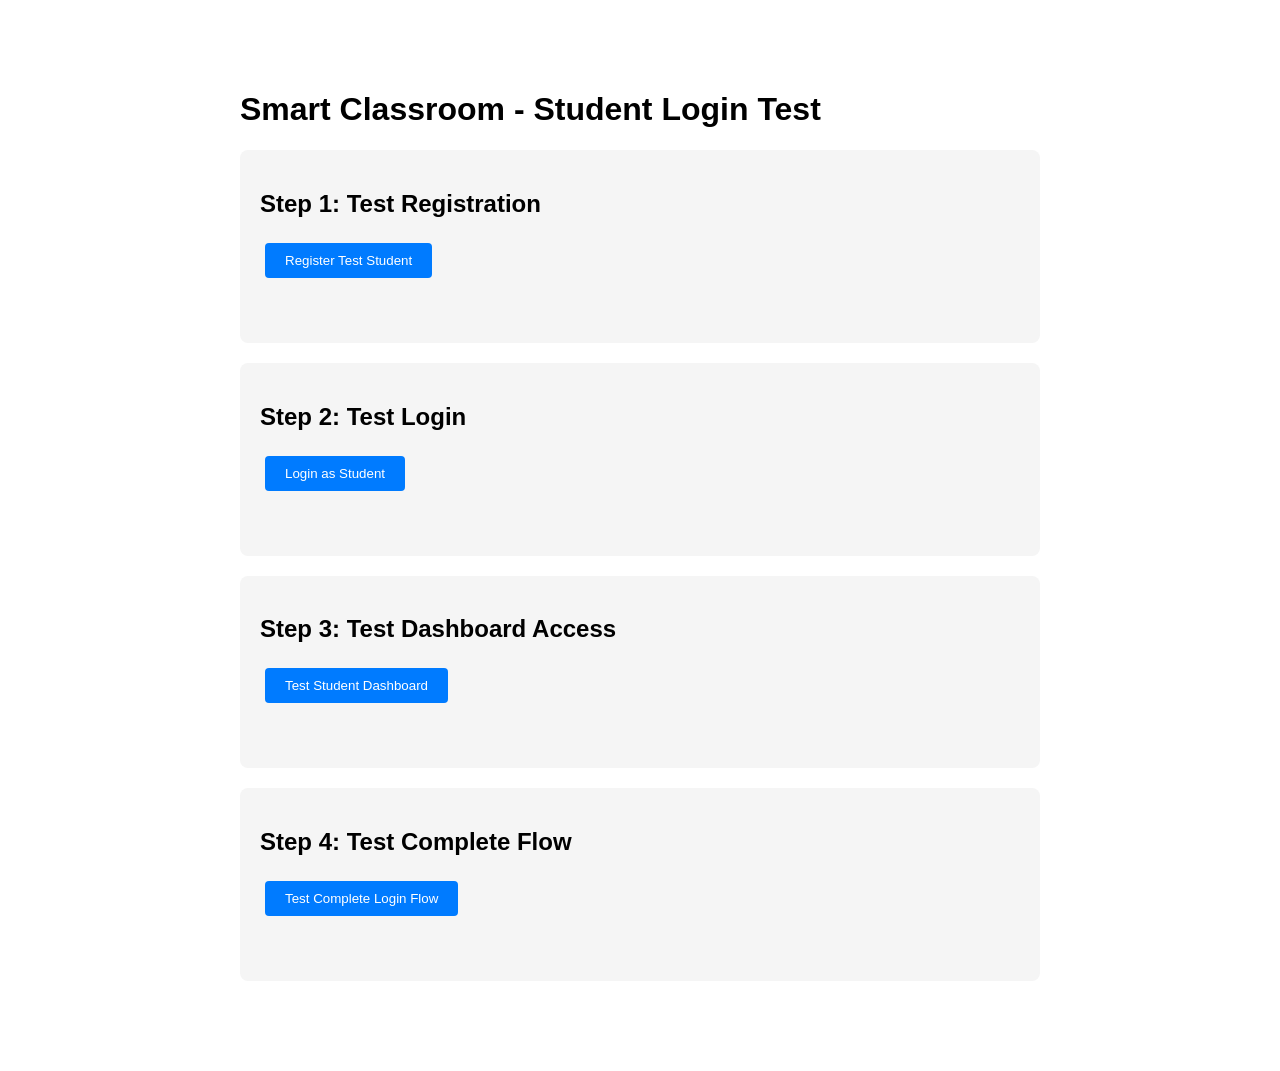
<file: test_student_login.html>
<!DOCTYPE html>
<html lang="en">
<head>
    <meta charset="UTF-8">
    <meta name="viewport" content="width=device-width, initial-scale=1.0">
    <title>Test Student Login</title>
    <style>
        body {
            font-family: Arial, sans-serif;
            max-width: 800px;
            margin: 50px auto;
            padding: 20px;
        }
        .test-section {
            background: #f5f5f5;
            padding: 20px;
            margin: 20px 0;
            border-radius: 8px;
        }
        .success { color: green; }
        .error { color: red; }
        button {
            background: #007bff;
            color: white;
            padding: 10px 20px;
            border: none;
            border-radius: 4px;
            cursor: pointer;
            margin: 5px;
        }
        .result {
            margin: 10px 0;
            padding: 10px;
            border-radius: 4px;
        }
    </style>
</head>
<body>
    <h1>Smart Classroom - Student Login Test</h1>
    
    <div class="test-section">
        <h2>Step 1: Test Registration</h2>
        <button onclick="testRegistration()">Register Test Student</button>
        <div id="registrationResult" class="result"></div>
    </div>
    
    <div class="test-section">
        <h2>Step 2: Test Login</h2>
        <button onclick="testLogin()">Login as Student</button>
        <div id="loginResult" class="result"></div>
    </div>
    
    <div class="test-section">
        <h2>Step 3: Test Dashboard Access</h2>
        <button onclick="testDashboard()">Test Student Dashboard</button>
        <div id="dashboardResult" class="result"></div>
    </div>
    
    <div class="test-section">
        <h2>Step 4: Test Complete Flow</h2>
        <button onclick="testCompleteFlow()">Test Complete Login Flow</button>
        <div id="completeFlowResult" class="result"></div>
    </div>

    <script>
        const BASE_URL = 'http://localhost:5000';
        
        function showResult(elementId, message, isSuccess = true) {
            const element = document.getElementById(elementId);
            element.innerHTML = `<div class="${isSuccess ? 'success' : 'error'}">${message}</div>`;
        }
        
        async function testRegistration() {
            try {
                const studentData = {
                    name: "Test Student",
                    email: "test.student@example.com",
                    phone: "1234567890",
                    password: "password123",
                    confirm_password: "password123",
                    user_type: "student"
                };
                
                const response = await fetch(`${BASE_URL}/register`, {
                    method: 'POST',
                    headers: {
                        'Content-Type': 'application/json'
                    },
                    body: JSON.stringify(studentData)
                });
                
                const result = await response.json();
                
                if (response.ok) {
                    showResult('registrationResult', `Registration successful: ${result.message}`, true);
                } else {
                    showResult('registrationResult', `Registration failed: ${result.message}`, false);
                }
            } catch (error) {
                showResult('registrationResult', `Registration error: ${error.message}`, false);
            }
        }
        
        async function testLogin() {
            try {
                const loginData = {
                    email: "test.student@example.com",
                    password: "password123",
                    user_type: "student"
                };
                
                const response = await fetch(`${BASE_URL}/login`, {
                    method: 'POST',
                    headers: {
                        'Content-Type': 'application/json'
                    },
                    body: JSON.stringify(loginData)
                });
                
                const result = await response.json();
                
                if (response.ok) {
                    // Store session
                    sessionStorage.setItem('user', JSON.stringify(result.user));
                    sessionStorage.setItem('token', result.token);
                    
                    showResult('loginResult', `Login successful! User: ${result.user.name}, Token: ${result.token.substring(0, 20)}...`, true);
                } else {
                    showResult('loginResult', `Login failed: ${result.message}`, false);
                }
            } catch (error) {
                showResult('loginResult', `Login error: ${error.message}`, false);
            }
        }
        
        async function testDashboard() {
            try {
                const token = sessionStorage.getItem('token');
                
                if (!token) {
                    showResult('dashboardResult', 'No token found. Please login first.', false);
                    return;
                }
                
                const response = await fetch(`${BASE_URL}/student/dashboard`, {
                    method: 'GET',
                    headers: {
                        'Authorization': `Bearer ${token}`,
                        'Content-Type': 'application/json'
                    }
                });
                
                if (response.ok) {
                    const data = await response.json();
                    showResult('dashboardResult', `Dashboard access successful! Data: ${JSON.stringify(data).substring(0, 100)}...`, true);
                } else {
                    showResult('dashboardResult', `Dashboard access failed: ${response.status} - ${response.statusText}`, false);
                }
            } catch (error) {
                showResult('dashboardResult', `Dashboard error: ${error.message}`, false);
            }
        }
        
        async function testCompleteFlow() {
            try {
                let message = "Complete Flow Test:\n\n";
                
                // Step 1: Registration
                message += "1. Testing Registration...\n";
                const regResponse = await fetch(`${BASE_URL}/register`, {
                    method: 'POST',
                    headers: { 'Content-Type': 'application/json' },
                    body: JSON.stringify({
                        name: "Flow Test Student",
                        email: "flow.test@example.com",
                        phone: "9876543210",
                        password: "test123",
                        confirm_password: "test123",
                        user_type: "student"
                    })
                });
                
                if (regResponse.ok) {
                    message += "   Registration: SUCCESS\n";
                } else {
                    const regResult = await regResponse.json();
                    message += `   Registration: FAILED - ${regResult.message}\n`;
                }
                
                // Step 2: Login
                message += "2. Testing Login...\n";
                const loginResponse = await fetch(`${BASE_URL}/login`, {
                    method: 'POST',
                    headers: { 'Content-Type': 'application/json' },
                    body: JSON.stringify({
                        email: "flow.test@example.com",
                        password: "test123",
                        user_type: "student"
                    })
                });
                
                if (loginResponse.ok) {
                    const loginResult = await loginResponse.json();
                    sessionStorage.setItem('user', JSON.stringify(loginResult.user));
                    sessionStorage.setItem('token', loginResult.token);
                    message += "   Login: SUCCESS\n";
                } else {
                    const loginResult = await loginResponse.json();
                    message += `   Login: FAILED - ${loginResult.message}\n`;
                }
                
                // Step 3: Dashboard Access
                message += "3. Testing Dashboard Access...\n";
                const token = sessionStorage.getItem('token');
                if (token) {
                    const dashResponse = await fetch(`${BASE_URL}/student/dashboard`, {
                        method: 'GET',
                        headers: {
                            'Authorization': `Bearer ${token}`,
                            'Content-Type': 'application/json'
                        }
                    });
                    
                    if (dashResponse.ok) {
                        message += "   Dashboard Access: SUCCESS\n";
                    } else {
                        message += `   Dashboard Access: FAILED - ${dashResponse.status}\n`;
                    }
                } else {
                    message += "   Dashboard Access: FAILED - No token\n";
                }
                
                // Step 4: Session Check
                message += "4. Testing Session Management...\n";
                const user = sessionStorage.getItem('user');
                const tokenCheck = sessionStorage.getItem('token');
                
                if (user && tokenCheck) {
                    message += "   Session Management: SUCCESS\n";
                } else {
                    message += "   Session Management: FAILED\n";
                }
                
                showResult('completeFlowResult', message.replace(/\n/g, '<br>'), true);
                
            } catch (error) {
                showResult('completeFlowResult', `Complete flow error: ${error.message}`, false);
            }
        }
        
        // Auto-test on page load
        window.onload = function() {
            console.log('Test page loaded. Ready to test student login flow.');
        };
    </script>
</body>
</html>
</file>
<file: styles.css>
/* Performance optimized CSS with responsive design */
* {
    margin: 0;
    padding: 0;
    box-sizing: border-box;
}

/* Critical CSS optimization - above the fold styles */
body {
    font-family: -apple-system, BlinkMacSystemFont, 'Segoe UI', Roboto, Oxygen, Ubuntu, Cantarell, sans-serif;
    background: linear-gradient(135deg, #667eea 0%, #764ba2 100%);
    min-height: 100vh;
    display: flex;
    align-items: center;
    justify-content: center;
    padding: 20px;
    line-height: 1.6;
    -webkit-font-smoothing: antialiased;
    -moz-osx-font-smoothing: grayscale;
}

/* Hardware acceleration for smooth animations */
.container, .form-container, .info-panel {
    transform: translateZ(0);
    will-change: transform;
}

.container {
    display: flex;
    background: white;
    border-radius: 20px;
    box-shadow: 0 20px 60px rgba(0, 0, 0, 0.3);
    overflow: hidden;
    max-width: 1200px;
    width: 100%;
    min-height: 600px;
}

.form-container {
    flex: 1;
    padding: 40px;
    display: flex;
    flex-direction: column;
    justify-content: center;
}

.info-panel {
    flex: 1;
    background: linear-gradient(135deg, #667eea 0%, #764ba2 100%);
    color: white;
    padding: 40px;
    display: flex;
    flex-direction: column;
    justify-content: center;
}

.form-toggle {
    display: flex;
    margin-bottom: 30px;
    background: #f8f9fa;
    border-radius: 10px;
    padding: 5px;
}

.toggle-btn {
    flex: 1;
    padding: 12px;
    border: none;
    background: transparent;
    border-radius: 8px;
    cursor: pointer;
    font-size: 16px;
    font-weight: 500;
    transition: all 0.3s ease;
    color: #6c757d;
}

.toggle-btn.active {
    background: white;
    color: #667eea;
    box-shadow: 0 2px 10px rgba(102, 126, 234, 0.2);
}

.form-panel {
    display: none;
    animation: fadeIn 0.5s ease;
}

.form-panel.active {
    display: block;
}

@keyframes fadeIn {
    from {
        opacity: 0;
        transform: translateY(20px);
    }
    to {
        opacity: 1;
        transform: translateY(0);
    }
}

.user-type-selector {
    margin-bottom: 25px;
}

.user-type-selector label {
    display: block;
    margin-bottom: 10px;
    font-weight: 500;
    color: #495057;
}

.user-type-buttons {
    display: flex;
    gap: 10px;
}

.user-btn, .reg-user-btn {
    flex: 1;
    padding: 12px;
    border: 2px solid #e9ecef;
    background: white;
    border-radius: 8px;
    cursor: pointer;
    transition: all 0.3s ease;
    display: flex;
    flex-direction: column;
    align-items: center;
    gap: 5px;
    font-size: 12px;
    color: #6c757d;
}

.user-btn:hover, .reg-user-btn:hover {
    border-color: #667eea;
    transform: translateY(-2px);
}

.user-btn.active, .reg-user-btn.active {
    border-color: #667eea;
    background: #667eea;
    color: white;
}

.user-btn i, .reg-user-btn i {
    font-size: 20px;
}

.input-group {
    position: relative;
    margin-bottom: 20px;
}

.input-group i {
    position: absolute;
    left: 15px;
    top: 50%;
    transform: translateY(-50%);
    color: #6c757d;
    z-index: 1;
}

.input-group input {
    width: 100%;
    padding: 15px 15px 15px 45px;
    border: 2px solid #e9ecef;
    border-radius: 10px;
    font-size: 16px;
    transition: all 0.3s ease;
    background: #f8f9fa;
}

.input-group input:focus {
    outline: none;
    border-color: #667eea;
    background: white;
}

.input-group input::placeholder {
    color: #adb5bd;
}

.toggle-password {
    position: absolute;
    right: 15px;
    top: 50%;
    transform: translateY(-50%);
    cursor: pointer;
    color: #6c757d;
    z-index: 1;
}

.toggle-password:hover {
    color: #667eea;
}

.form-options {
    display: flex;
    justify-content: space-between;
    align-items: center;
    margin-bottom: 25px;
}

.remember-me {
    display: flex;
    align-items: center;
    gap: 8px;
    cursor: pointer;
    font-size: 14px;
    color: #6c757d;
}

.remember-me input {
    width: auto;
}

.forgot-password {
    color: #667eea;
    text-decoration: none;
    font-size: 14px;
    font-weight: 500;
}

.forgot-password:hover {
    text-decoration: underline;
}

.submit-btn {
    width: 100%;
    padding: 15px;
    background: linear-gradient(135deg, #667eea 0%, #764ba2 100%);
    color: white;
    border: none;
    border-radius: 10px;
    font-size: 16px;
    font-weight: 600;
    cursor: pointer;
    transition: all 0.3s ease;
    margin-bottom: 15px;
}

.submit-btn:hover {
    transform: translateY(-2px);
    box-shadow: 0 10px 25px rgba(102, 126, 234, 0.3);
}

.submit-btn:active {
    transform: translateY(0);
}

.error-message {
    color: #dc3545;
    font-size: 14px;
    text-align: center;
    padding: 10px;
    border-radius: 8px;
    background: #f8d7da;
    display: none;
}

.error-message.show {
    display: block;
}

.password-strength {
    margin-bottom: 20px;
}

.strength-bar {
    height: 6px;
    background: #e9ecef;
    border-radius: 3px;
    overflow: hidden;
    margin-bottom: 5px;
}

.strength-fill {
    height: 100%;
    width: 0%;
    transition: all 0.3s ease;
    border-radius: 3px;
}

.strength-text {
    font-size: 12px;
    color: #6c757d;
}

.logo {
    text-align: center;
    margin-bottom: 40px;
}

.logo i {
    font-size: 60px;
    margin-bottom: 20px;
    opacity: 0.9;
}

.logo h1 {
    font-size: 32px;
    margin-bottom: 5px;
    font-weight: 700;
}

.logo p {
    font-size: 18px;
    opacity: 0.9;
}

.features {
    display: flex;
    flex-direction: column;
    gap: 30px;
}

.feature {
    text-align: center;
}

.feature i {
    font-size: 40px;
    margin-bottom: 15px;
    opacity: 0.9;
}

.feature h3 {
    font-size: 20px;
    margin-bottom: 10px;
    font-weight: 600;
}

.feature p {
    font-size: 14px;
    opacity: 0.8;
    line-height: 1.5;
}

/* Enhanced Responsive Design */
@media (max-width: 1200px) {
    .container {
        max-width: 95%;
        margin: 10px;
    }
}

@media (max-width: 992px) {
    .container {
        flex-direction: column;
        max-width: 90%;
        margin: 20px;
    }
    
    .form-container, .info-panel {
        flex: none;
        width: 100%;
    }
    
    .info-panel {
        order: -1;
        min-height: 200px;
    }
}

@media (max-width: 768px) {
    body {
        padding: 10px;
    }
    
    .container {
        flex-direction: column;
        margin: 10px;
        max-width: 95%;
        border-radius: 15px;
    }
    
    .form-container {
        padding: 30px 20px;
    }
    
    .info-panel {
        padding: 30px 20px;
        text-align: center;
        min-height: 180px;
    }
    
    .form-group {
        margin-bottom: 20px;
    }
    
    .btn {
        padding: 12px 20px;
        font-size: 16px;
    }
    
    .social-login {
        flex-direction: column;
        gap: 10px;
    }
    
    .social-btn {
        width: 100%;
    }
    
    .user-type-buttons {
        flex-direction: column;
        gap: 10px;
    }
    
    .user-type-btn {
        width: 100%;
    }
}

@media (max-width: 480px) {
    .container {
        margin: 5px;
    }
    
    .form-container,
    .info-panel {
        padding: 20px;
    }
    
    .toggle-btn {
        font-size: 14px;
        padding: 10px;
    }
    
    .user-btn i,
    .reg-user-btn i {
        font-size: 18px;
    }
    
    .input-group input {
        padding: 12px 12px 12px 40px;
        font-size: 14px;
    }
    
    .logo i {
        font-size: 40px;
    }
    
    .logo h1 {
        font-size: 24px;
    }
    
    .features {
        flex-direction: column;
        gap: 20px;
    }
}

/* Loading state */
.loading {
    opacity: 0.6;
    pointer-events: none;
}

/* Success message */
.success-message {
    color: #28a745;
    background: #d4edda;
    border: 1px solid #c3e6cb;
    padding: 10px;
    border-radius: 8px;
    text-align: center;
    margin-bottom: 15px;
    display: none;
}

.success-message.show {
    display: block;
}

.form-footer {
    text-align: center;
    margin: 15px 0;
    font-size: 14px;
    color: #6c757d;
}

.switch-link {
    color: #667eea;
    text-decoration: none;
    font-weight: 500;
    cursor: pointer;
}

.switch-link:hover {
    text-decoration: underline;
    color: #764ba2;
}

/* Header Controls */
.header-controls {
    position: fixed;
    top: 20px;
    right: 20px;
    display: flex;
    align-items: center;
    gap: 15px;
    z-index: 1000;
    background: rgba(255, 255, 255, 0.9);
    backdrop-filter: blur(10px);
    padding: 10px 20px;
    border-radius: 50px;
    box-shadow: 0 10px 30px rgba(0, 0, 0, 0.1);
}

.theme-toggle {
    display: flex;
    gap: 5px;
}

.theme-btn {
    width: 40px;
    height: 40px;
    border: none;
    border-radius: 50%;
    background: transparent;
    cursor: pointer;
    transition: all 0.3s ease;
    display: flex;
    align-items: center;
    justify-content: center;
    color: #6c757d;
}

.theme-btn.active {
    background: linear-gradient(135deg, #667eea 0%, #764ba2 100%);
    color: white;
    box-shadow: 0 5px 15px rgba(102, 126, 234, 0.3);
}

.theme-btn:hover {
    transform: scale(1.1);
}

.language-selector select {
    padding: 8px 12px;
    border: 2px solid rgba(233, 236, 239, 0.8);
    border-radius: 8px;
    background: white;
    cursor: pointer;
    font-size: 14px;
    transition: all 0.3s ease;
}

.language-selector select:focus {
    outline: none;
    border-color: #667eea;
}

.help-btn {
    display: flex;
    align-items: center;
    gap: 8px;
    padding: 8px 16px;
    border: none;
    border-radius: 20px;
    background: linear-gradient(135deg, #667eea 0%, #764ba2 100%);
    color: white;
    cursor: pointer;
    transition: all 0.3s ease;
    font-size: 14px;
    font-weight: 500;
}

.help-btn:hover {
    transform: translateY(-2px);
    box-shadow: 0 5px 15px rgba(102, 126, 234, 0.3);
}

/* Social Login */
.divider {
    text-align: center;
    margin: 25px 0;
    position: relative;
}

.divider::before {
    content: '';
    position: absolute;
    top: 50%;
    left: 0;
    right: 0;
    height: 1px;
    background: rgba(233, 236, 239, 0.8);
}

.divider span {
    background: white;
    padding: 0 15px;
    color: #6c757d;
    font-size: 14px;
    font-weight: 500;
    position: relative;
    z-index: 1;
}

.social-login {
    display: flex;
    flex-direction: column;
    gap: 12px;
    margin-bottom: 20px;
}

.social-btn {
    display: flex;
    align-items: center;
    justify-content: center;
    gap: 12px;
    padding: 14px;
    border: 2px solid rgba(233, 236, 239, 0.8);
    border-radius: 10px;
    background: white;
    cursor: pointer;
    transition: all 0.3s ease;
    font-size: 14px;
    font-weight: 500;
    color: #495057;
}

.social-btn:hover {
    transform: translateY(-2px);
    box-shadow: 0 5px 15px rgba(0, 0, 0, 0.1);
}

.google-btn:hover {
    border-color: #4285f4;
    color: #4285f4;
}

.microsoft-btn:hover {
    border-color: #00a4ef;
    color: #00a4ef;
}

.github-btn:hover {
    border-color: #333;
    color: #333;
}

.social-btn i {
    font-size: 18px;
}

/* Form Options Bottom */
.form-options-bottom {
    display: flex;
    justify-content: space-between;
    margin: 20px 0;
    gap: 10px;
}

.option-link {
    display: flex;
    align-items: center;
    gap: 5px;
    color: #667eea;
    text-decoration: none;
    font-size: 12px;
    font-weight: 500;
    transition: all 0.3s ease;
}

.option-link:hover {
    color: #764ba2;
    transform: translateY(-1px);
}

/* Profile Upload */
.profile-upload {
    margin-bottom: 24px;
    text-align: center;
}

.upload-label {
    display: inline-flex;
    align-items: center;
    gap: 8px;
    padding: 12px 20px;
    background: linear-gradient(135deg, #667eea 0%, #764ba2 100%);
    color: white;
    border-radius: 10px;
    cursor: pointer;
    transition: all 0.3s ease;
    font-size: 14px;
    font-weight: 500;
}

.upload-label:hover {
    transform: translateY(-2px);
    box-shadow: 0 5px 15px rgba(102, 126, 234, 0.3);
}

.upload-preview {
    margin-top: 15px;
}

.upload-preview img {
    width: 100px;
    height: 100px;
    border-radius: 50%;
    object-fit: cover;
    border: 3px solid #667eea;
    box-shadow: 0 5px 15px rgba(0, 0, 0, 0.1);
}

/* Advanced Options */
.advanced-options {
    margin-bottom: 24px;
}

.checkbox-group {
    display: flex;
    flex-direction: column;
    gap: 12px;
}

.checkbox-label {
    display: flex;
    align-items: center;
    gap: 12px;
    cursor: pointer;
    font-size: 14px;
    color: #495057;
    position: relative;
}

.checkbox-label input[type="checkbox"] {
    display: none;
}

.checkmark {
    width: 20px;
    height: 20px;
    border: 2px solid rgba(233, 236, 239, 0.8);
    border-radius: 4px;
    position: relative;
    transition: all 0.3s ease;
}

.checkbox-label input[type="checkbox"]:checked + .checkmark {
    background: linear-gradient(135deg, #667eea 0%, #764ba2 100%);
    border-color: #667eea;
}

.checkbox-label input[type="checkbox"]:checked + .checkmark::after {
    content: '✓';
    position: absolute;
    top: 50%;
    left: 50%;
    transform: translate(-50%, -50%);
    color: white;
    font-size: 12px;
    font-weight: bold;
}

/* Captcha */
.captcha-container {
    margin-bottom: 24px;
}

.captcha-box {
    display: flex;
    align-items: center;
    gap: 15px;
    padding: 15px;
    background: rgba(248, 249, 250, 0.8);
    border-radius: 10px;
    border: 1px solid rgba(233, 236, 239, 0.8);
}

.captcha-question {
    font-weight: 500;
    color: #495057;
    font-size: 14px;
}

.captcha-box input {
    flex: 1;
    max-width: 100px;
    padding: 8px 12px;
    border: 2px solid rgba(233, 236, 239, 0.8);
    border-radius: 6px;
    font-size: 14px;
}

.captcha-box input:focus {
    outline: none;
    border-color: #667eea;
}

/* Terms and Privacy */
.terms-privacy {
    margin-top: 20px;
    padding-top: 20px;
    border-top: 1px solid rgba(233, 236, 239, 0.8);
}

.terms-link, .privacy-link {
    color: #667eea;
    text-decoration: none;
    font-weight: 500;
    transition: all 0.3s ease;
}

.terms-link:hover, .privacy-link:hover {
    color: #764ba2;
    text-decoration: underline;
}

/* Dark Mode */
body.dark-mode {
    background: linear-gradient(135deg, #1a1a2e 0%, #16213e 50%, #0f3460 100%);
}

body.dark-mode .container {
    background: rgba(30, 30, 45, 0.95);
    color: #e9ecef;
}

body.dark-mode .form-container {
    background: linear-gradient(135deg, rgba(30, 30, 45, 0.9) 0%, rgba(20, 20, 35, 0.9) 100%);
}

body.dark-mode .toggle-btn {
    color: #adb5bd;
}

body.dark-mode .toggle-btn.active {
    background: linear-gradient(135deg, #667eea 0%, #764ba2 100%);
    color: white;
}

body.dark-mode .user-btn, .dark-mode .reg-user-btn {
    background: linear-gradient(135deg, rgba(40, 40, 55, 0.9) 0%, rgba(30, 30, 45, 0.9) 100%);
    border-color: rgba(108, 117, 125, 0.3);
    color: #adb5bd;
}

body.dark-mode .user-btn:hover, .dark-mode .reg-user-btn:hover {
    border-color: #667eea;
    background: linear-gradient(135deg, rgba(102, 126, 234, 0.2) 0%, rgba(118, 75, 162, 0.2) 100%);
}

body.dark-mode .input-group input {
    background: linear-gradient(135deg, rgba(40, 40, 55, 0.9) 0%, rgba(30, 30, 45, 0.9) 100%);
    border-color: rgba(108, 117, 125, 0.3);
    color: #e9ecef;
}

body.dark-mode .input-group input:focus {
    background: rgba(30, 30, 45, 0.9);
    border-color: #667eea;
}

body.dark-mode .input-group input::placeholder {
    color: #6c757d;
}

body.dark-mode .social-btn {
    background: rgba(40, 40, 55, 0.9);
    border-color: rgba(108, 117, 125, 0.3);
    color: #adb5bd;
}

body.dark-mode .checkbox-label {
    color: #adb5bd;
}

body.dark-mode .captcha-box {
    background: rgba(40, 40, 55, 0.8);
    border-color: rgba(108, 117, 125, 0.3);
}

body.dark-mode .captcha-question {
    color: #adb5bd;
}

body.dark-mode .header-controls {
    background: rgba(30, 30, 45, 0.9);
}

body.dark-mode .language-selector select {
    background: rgba(40, 40, 55, 0.9);
    border-color: rgba(108, 117, 125, 0.3);
    color: #e9ecef;
}

/* Comprehensive responsive design with mobile-first approach */
@media (max-width: 1200px) {
    .container {
        max-width: 95%;
        margin: 10px;
    }
    
    .form-container, .info-panel {
        padding: 30px;
    }
}

@media (max-width: 992px) {
    .container {
        flex-direction: column;
        max-width: 90%;
        min-height: auto;
    }
    
    .form-container, .info-panel {
        padding: 40px 30px;
    }
    
    .info-panel {
        order: -1;
        min-height: 300px;
    }
}

@media (max-width: 768px) {
    body {
        padding: 10px;
    }
    
    .container {
        border-radius: 15px;
        box-shadow: 0 10px 30px rgba(0, 0, 0, 0.2);
    }
    
    .form-container, .info-panel {
        padding: 30px 20px;
    }
    
    .header-controls {
        top: 10px;
        right: 10px;
        padding: 8px 15px;
        gap: 10px;
        background: rgba(255, 255, 255, 0.95);
        backdrop-filter: blur(10px);
        border-radius: 25px;
    }
    
    .language-selector select {
        font-size: 12px;
        padding: 6px 10px;
    }
    
    .help-btn span {
        display: none;
    }
    
    .form-options-bottom {
        flex-direction: column;
        gap: 8px;
    }
    
    .social-login {
        gap: 8px;
    }
    
    .checkbox-group {
        gap: 8px;
    }
    
    .input-group {
        margin-bottom: 15px;
    }
    
    .input-group input {
        padding: 12px 15px;
        font-size: 14px;
    }
    
    .submit-btn {
        padding: 12px 20px;
        font-size: 14px;
    }
    
    .social-btn {
        padding: 12px;
        font-size: 13px;
    }
    
    .social-btn i {
        font-size: 16px;
    }
}

@media (max-width: 576px) {
    .container {
        border-radius: 10px;
        margin: 5px;
    }
    
    .form-container, .info-panel {
        padding: 25px 15px;
    }
    
    .header-controls {
        top: 5px;
        right: 5px;
        padding: 6px 10px;
    }
    
    .theme-btn {
        width: 35px;
        height: 35px;
    }
    
    .form-toggle {
        margin-bottom: 20px;
    }
    
    .toggle-btn {
        padding: 10px 15px;
        font-size: 14px;
    }
    
    .input-group {
        margin-bottom: 12px;
    }
    
    .input-group input {
        padding: 10px 12px;
        font-size: 13px;
    }
    
    .input-group i {
        font-size: 14px;
    }
    
    .submit-btn {
        padding: 10px 15px;
        font-size: 13px;
    }
    
    .social-btn {
        padding: 10px;
        font-size: 12px;
    }
    
    .social-btn i {
        font-size: 14px;
    }
    
    .divider {
        margin: 15px 0;
    }
    
    .divider span {
        font-size: 12px;
    }
}

@media (max-width: 380px) {
    body {
        padding: 5px;
    }
    
    .container {
        border-radius: 8px;
    }
    
    .form-container, .info-panel {
        padding: 20px 12px;
    }
    
    .header-controls {
        flex-wrap: wrap;
        gap: 5px;
        padding: 5px 8px;
    }
    
    .theme-btn {
        width: 30px;
        height: 30px;
        font-size: 12px;
    }
    
    .language-selector select {
        font-size: 11px;
        padding: 4px 8px;
    }
    
    .toggle-btn {
        padding: 8px 12px;
        font-size: 13px;
    }
    
    .input-group input {
        padding: 8px 10px;
        font-size: 12px;
    }
    
    .submit-btn {
        padding: 8px 12px;
        font-size: 12px;
    }
    
    .social-btn {
        padding: 8px;
        font-size: 11px;
        flex-direction: column;
        gap: 5px;
    }
    
    .social-btn i {
        font-size: 12px;
    }
}

/* Landscape mobile optimizations */
@media (max-height: 600px) and (orientation: landscape) {
    .container {
        max-height: 90vh;
        overflow-y: auto;
    }
    
    .form-container, .info-panel {
        padding: 20px;
    }
    
    .header-controls {
        position: static;
        margin: 10px auto;
        display: flex;
        justify-content: center;
    }
}

/* Tablet optimizations */
@media (min-width: 768px) and (max-width: 1024px) {
    .container {
        max-width: 85%;
    }
    
    .form-container, .info-panel {
        padding: 35px 25px;
    }
    
    .input-group input {
        padding: 14px 16px;
    }
}

/* High DPI displays optimization */
@media (-webkit-min-device-pixel-ratio: 2), (min-resolution: 192dpi) {
    .container {
        box-shadow: 0 20px 60px rgba(0, 0, 0, 0.15);
    }
    
    .submit-btn, .social-btn {
        border-width: 0.5px;
    }
}

/* Dark mode responsive adjustments */
@media (max-width: 768px) {
    body.dark-mode .header-controls {
        background: rgba(30, 30, 45, 0.95);
    }
}

/* Print styles */
@media print {
    .header-controls, .social-login, .form-footer {
        display: none;
    }
    
    .container {
        box-shadow: none;
        border: 1px solid #ddd;
    }
}

/* Enhanced animations and transitions */
@keyframes fadeIn {
    from { opacity: 0; transform: translateY(20px); }
    to { opacity: 1; transform: translateY(0); }
}

@keyframes slideIn {
    from { transform: translateX(-100%); }
    to { transform: translateX(0); }
}

@keyframes pulse {
    0%, 100% { transform: scale(1); }
    50% { transform: scale(1.05); }
}

@keyframes shimmer {
    0% { background-position: -1000px 0; }
    100% { background-position: 1000px 0; }
}

@keyframes bounce {
    0%, 20%, 53%, 80%, 100% { transform: translateY(0); }
    40%, 43% { transform: translateY(-30px); }
    70% { transform: translateY(-15px); }
    90% { transform: translateY(-4px); }
}

/* Smooth transitions */
* {
    transition: color 0.3s ease, background-color 0.3s ease, border-color 0.3s ease, transform 0.3s ease, box-shadow 0.3s ease;
}

/* Form animations */
.form-container {
    animation: fadeIn 0.6s ease-out;
}

.input-group {
    position: relative;
    overflow: hidden;
}

.input-group::after {
    content: '';
    position: absolute;
    bottom: 0;
    left: 0;
    width: 100%;
    height: 2px;
    background: linear-gradient(90deg, #667eea, #764ba2);
    transform: scaleX(0);
    transition: transform 0.3s ease;
}

.input-group input:focus + i,
.input-group input:not(:placeholder-shown) + i {
    color: #667eea;
}

.input-group input:focus ~ .toggle-password i {
    color: #667eea;
}

/* Button animations */
.submit-btn {
    position: relative;
    overflow: hidden;
}

.submit-btn::before {
    content: '';
    position: absolute;
    top: 50%;
    left: 50%;
    width: 0;
    height: 0;
    border-radius: 50%;
    background: rgba(255, 255, 255, 0.3);
    transform: translate(-50%, -50%);
    transition: width 0.6s, height 0.6s;
}

.submit-btn:hover::before {
    width: 300px;
    height: 300px;
}

.submit-btn:hover {
    transform: translateY(-2px);
    box-shadow: 0 10px 25px rgba(102, 126, 234, 0.3);
}

.submit-btn:active {
    transform: translateY(0);
}

/* Social button animations */
.social-btn {
    position: relative;
    overflow: hidden;
}

.social-btn::after {
    content: '';
    position: absolute;
    top: 0;
    left: -100%;
    width: 100%;
    height: 100%;
    background: linear-gradient(90deg, transparent, rgba(255, 255, 255, 0.2), transparent);
    transition: left 0.5s;
}

.social-btn:hover::after {
    left: 100%;
}

/* Loading animations */
.loading {
    position: relative;
    pointer-events: none;
}

.loading::before {
    content: '';
    position: absolute;
    top: 0;
    left: 0;
    width: 100%;
    height: 100%;
    background: rgba(255, 255, 255, 0.8);
    z-index: 1;
}

.loading::after {
    content: '';
    position: absolute;
    top: 50%;
    left: 50%;
    width: 20px;
    height: 20px;
    margin: -10px 0 0 -10px;
    border: 2px solid #667eea;
    border-top: 2px solid transparent;
    border-radius: 50%;
    animation: spin 1s linear infinite;
    z-index: 2;
}

@keyframes spin {
    0% { transform: rotate(0deg); }
    100% { transform: rotate(360deg); }
}

/* Success and error animations */
.success-message {
    animation: fadeIn 0.5s ease-out, pulse 2s ease-in-out infinite;
}

.error-message {
    animation: fadeIn 0.5s ease-out, shake 0.5s ease-in-out;
}

@keyframes shake {
    0%, 100% { transform: translateX(0); }
    25% { transform: translateX(-10px); }
    75% { transform: translateX(10px); }
}

/* Theme toggle animations */
.theme-btn {
    position: relative;
    overflow: hidden;
}

.theme-btn::before {
    content: '';
    position: absolute;
    top: 50%;
    left: 50%;
    width: 0;
    height: 0;
    border-radius: 50%;
    background: rgba(255, 255, 255, 0.2);
    transform: translate(-50%, -50%);
    transition: width 0.4s, height 0.4s;
}

.theme-btn:hover::before {
    width: 100%;
    height: 100%;
}

.theme-btn.active {
    animation: bounce 0.6s ease-out;
}

/* Form switching animations */
.form-panel {
    transition: opacity 0.3s ease, transform 0.3s ease;
}

.form-panel.active {
    animation: fadeIn 0.5s ease-out;
}

.form-panel:not(.active) {
    opacity: 0;
    transform: translateX(-20px);
}

/* User type button animations */
.user-btn, .reg-user-btn {
    position: relative;
    overflow: hidden;
}

.user-btn::before, .reg-user-btn::before {
    content: '';
    position: absolute;
    top: 0;
    left: -100%;
    width: 100%;
    height: 100%;
    background: linear-gradient(90deg, transparent, rgba(255, 255, 255, 0.1), transparent);
    transition: left 0.5s;
}

.user-btn:hover::before, .reg-user-btn:hover::before {
    left: 100%;
}

.user-btn.active, .reg-user-btn.active {
    animation: pulse 0.6s ease-out;
}

/* Password strength indicator animations */
.strength-fill {
    transition: width 0.3s ease, background-color 0.3s ease;
}

/* Modal animations */
.modal {
    animation: fadeIn 0.3s ease-out;
}

.modal-content {
    animation: slideIn 0.4s ease-out;
}

/* Update notification animations */
.update-notification {
    position: fixed;
    top: 20px;
    right: 20px;
    background: linear-gradient(135deg, #667eea, #764ba2);
    color: white;
    padding: 15px 20px;
    border-radius: 10px;
    box-shadow: 0 10px 30px rgba(0, 0, 0, 0.3);
    z-index: 1000;
    animation: slideIn 0.5s ease-out;
}

.update-content {
    display: flex;
    align-items: center;
    gap: 10px;
}

.update-content button {
    margin-left: 10px;
    padding: 5px 10px;
    border: none;
    border-radius: 5px;
    background: rgba(255, 255, 255, 0.2);
    color: white;
    cursor: pointer;
    transition: background-color 0.3s ease;
}

.update-content button:hover {
    background: rgba(255, 255, 255, 0.3);
}

/* Install button animations */
.install-btn {
    background: linear-gradient(135deg, #667eea, #764ba2);
    color: white;
    border: none;
    padding: 8px 15px;
    border-radius: 20px;
    cursor: pointer;
    font-size: 12px;
    font-weight: 500;
    transition: all 0.3s ease;
    animation: pulse 2s ease-in-out infinite;
}

.install-btn:hover {
    transform: translateY(-2px);
    box-shadow: 0 5px 15px rgba(102, 126, 234, 0.3);
}

/* Reduced motion for accessibility */
@media (prefers-reduced-motion: reduce) {
    * {
        animation-duration: 0.01ms !important;
        animation-iteration-count: 1 !important;
        transition-duration: 0.01ms !important;
    }
}

/* Performance optimizations */
.gpu-accelerated {
    transform: translateZ(0);
    will-change: transform;
}

/* Smooth scrolling */
html {
    scroll-behavior: smooth;
}

/* Focus styles for accessibility */
.submit-btn:focus,
.social-btn:focus,
.theme-btn:focus,
.user-btn:focus,
.reg-user-btn:focus {
    outline: 2px solid #667eea;
    outline-offset: 2px;
}

/* High contrast mode support */
@media (prefers-contrast: high) {
    .container {
        border: 2px solid #000;
    }
    
    .submit-btn,
    .social-btn {
        border: 2px solid #000;
    }
}
</file>
